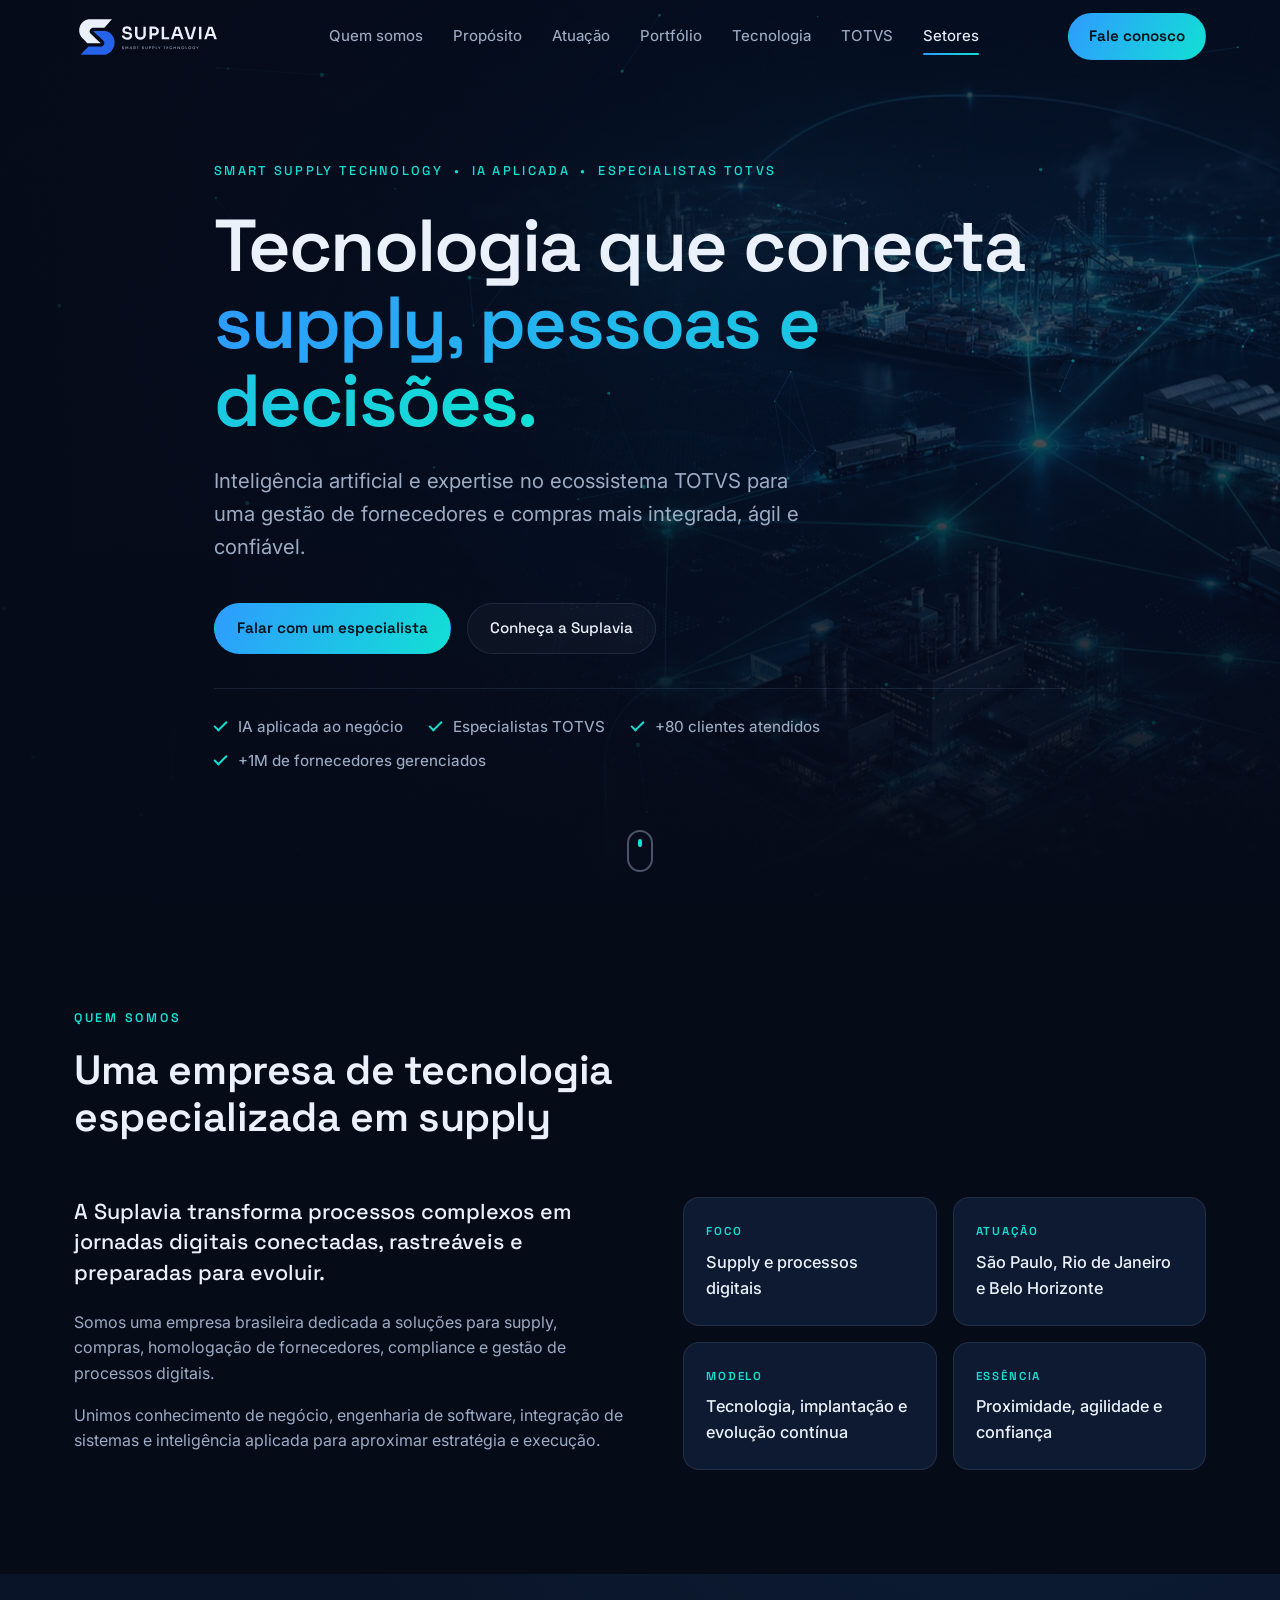
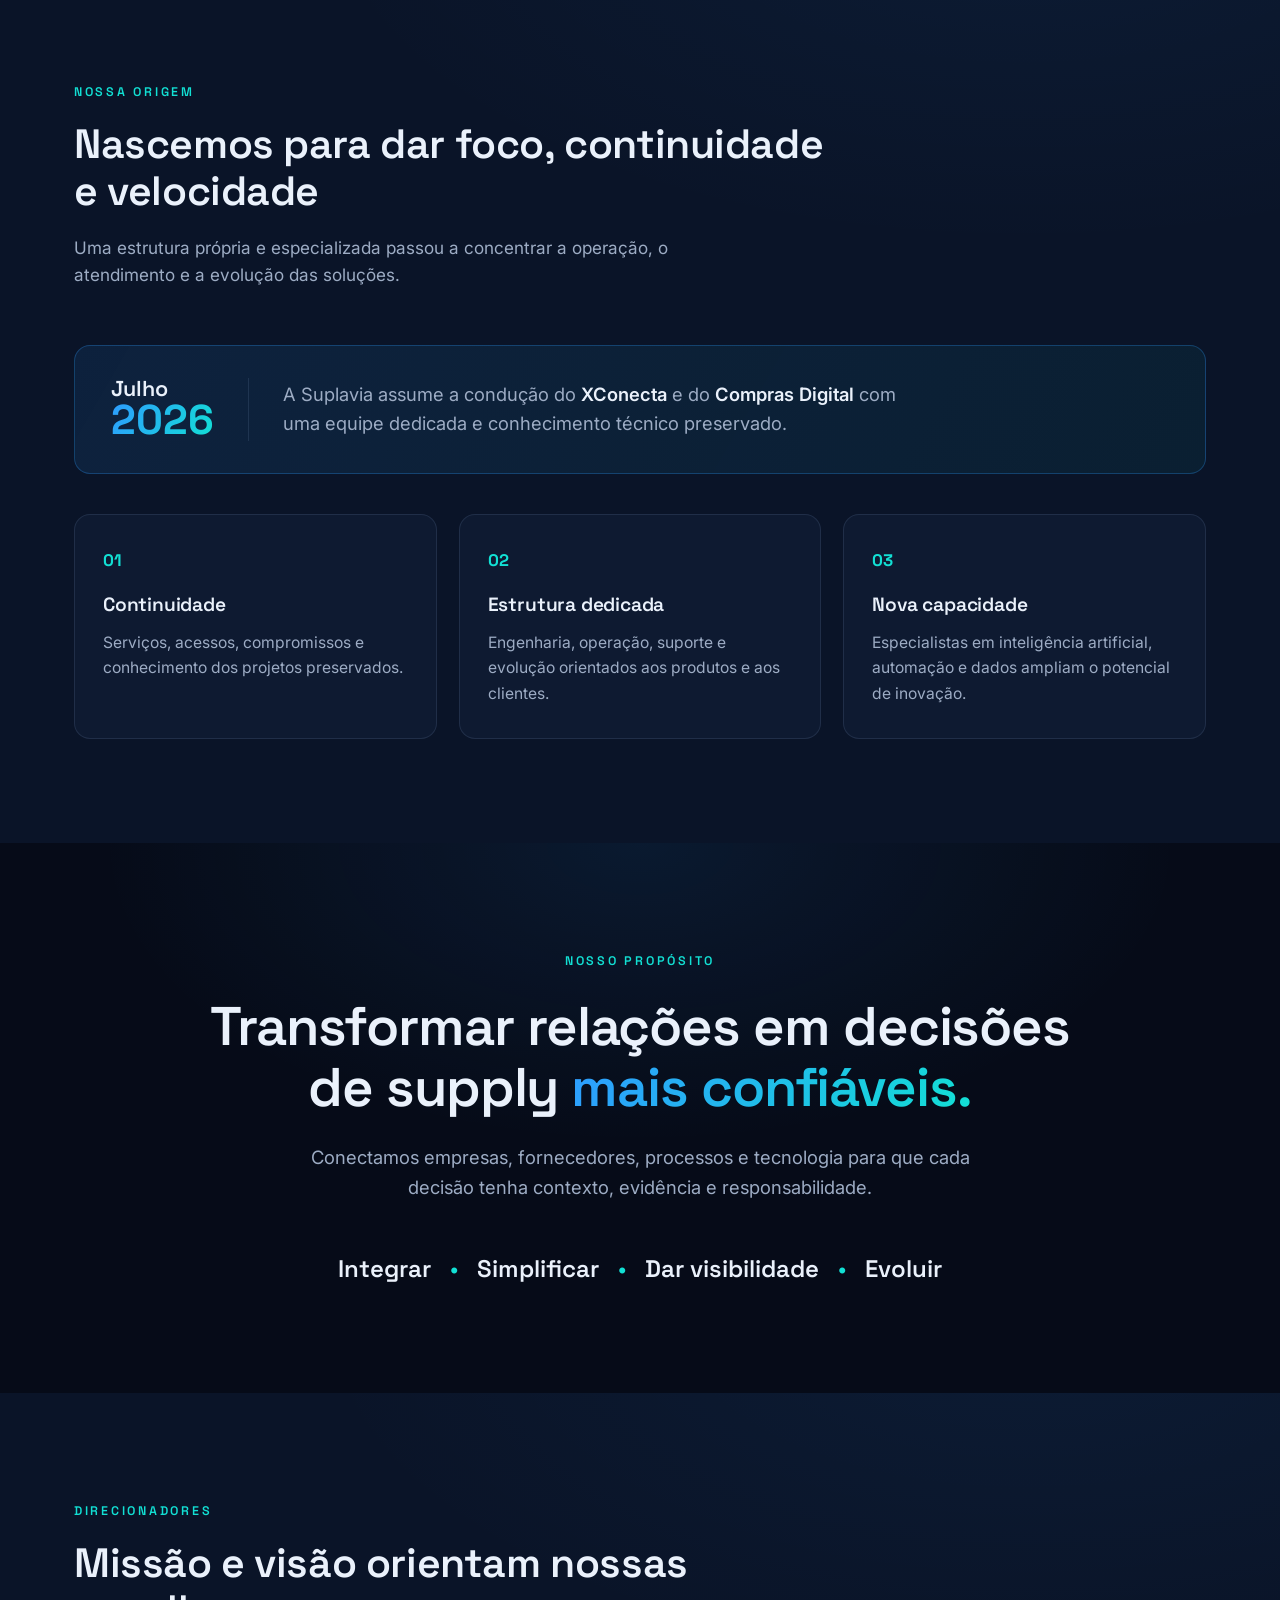
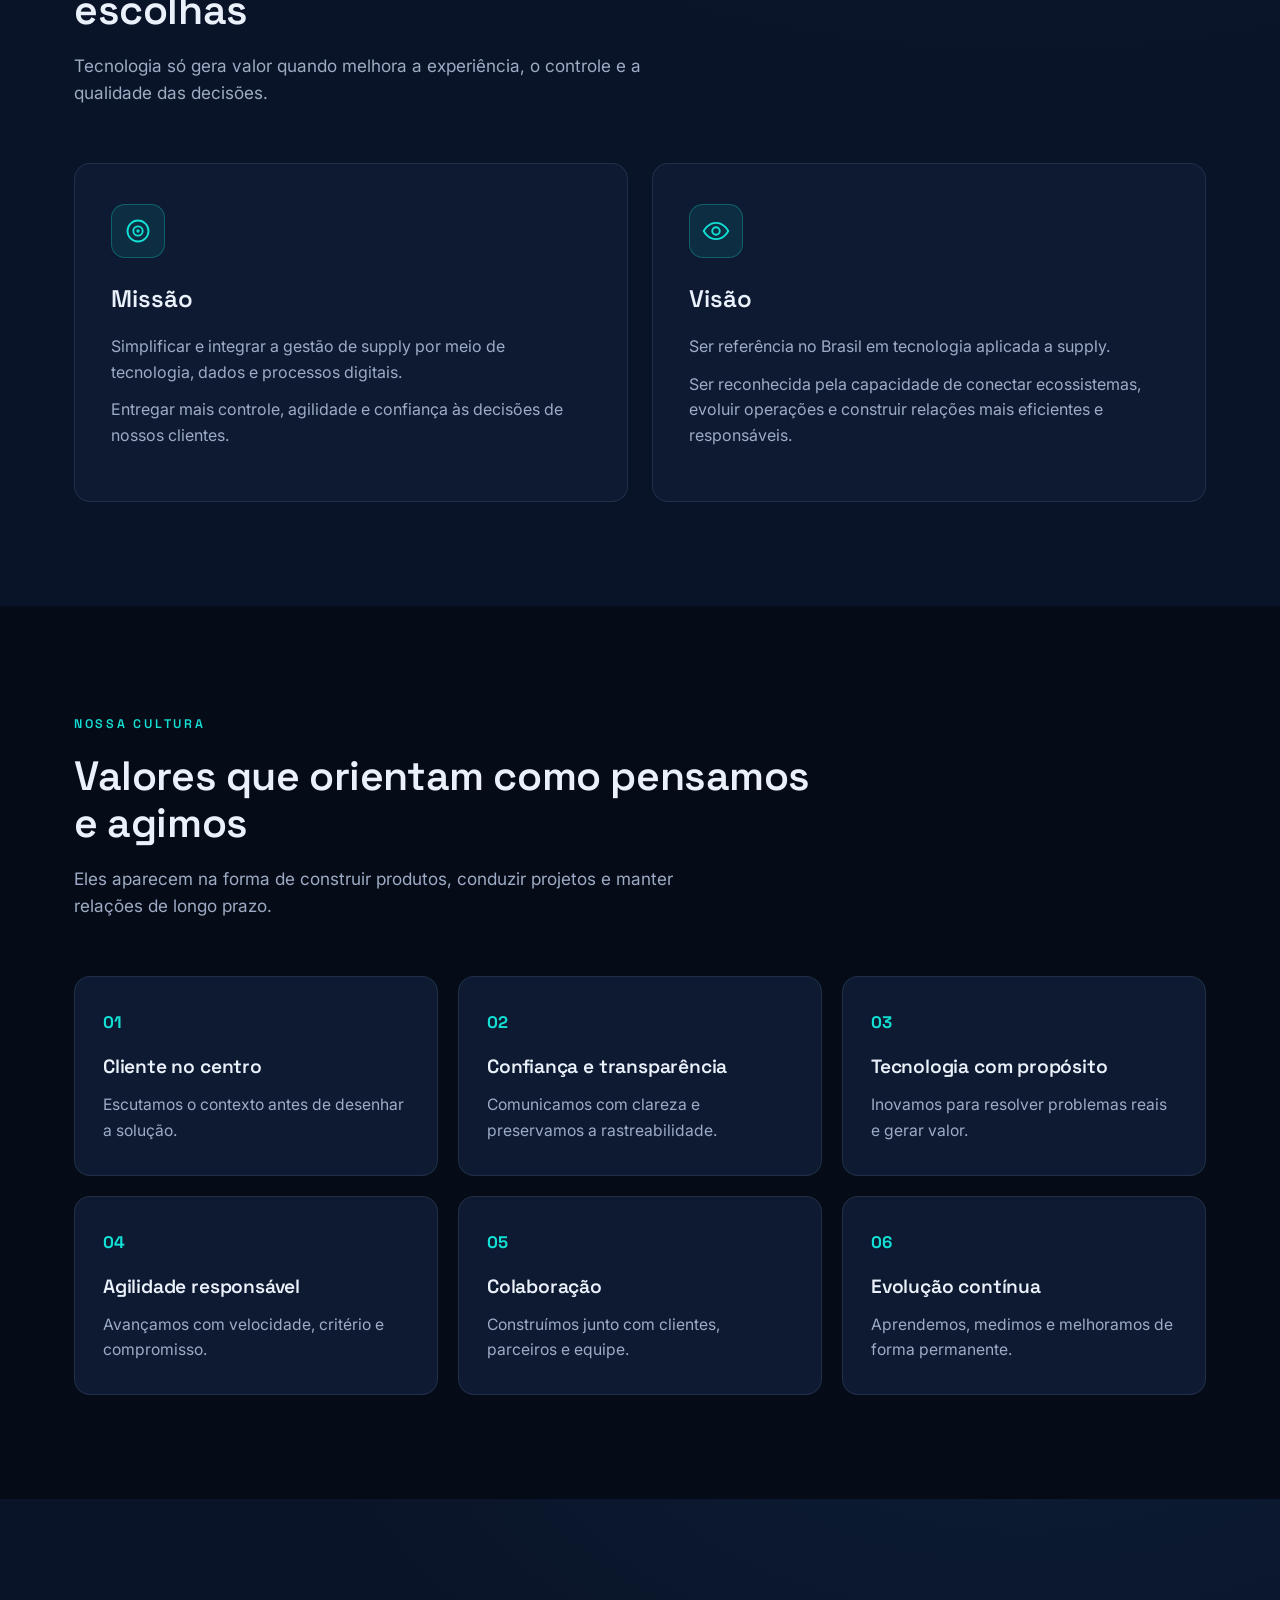
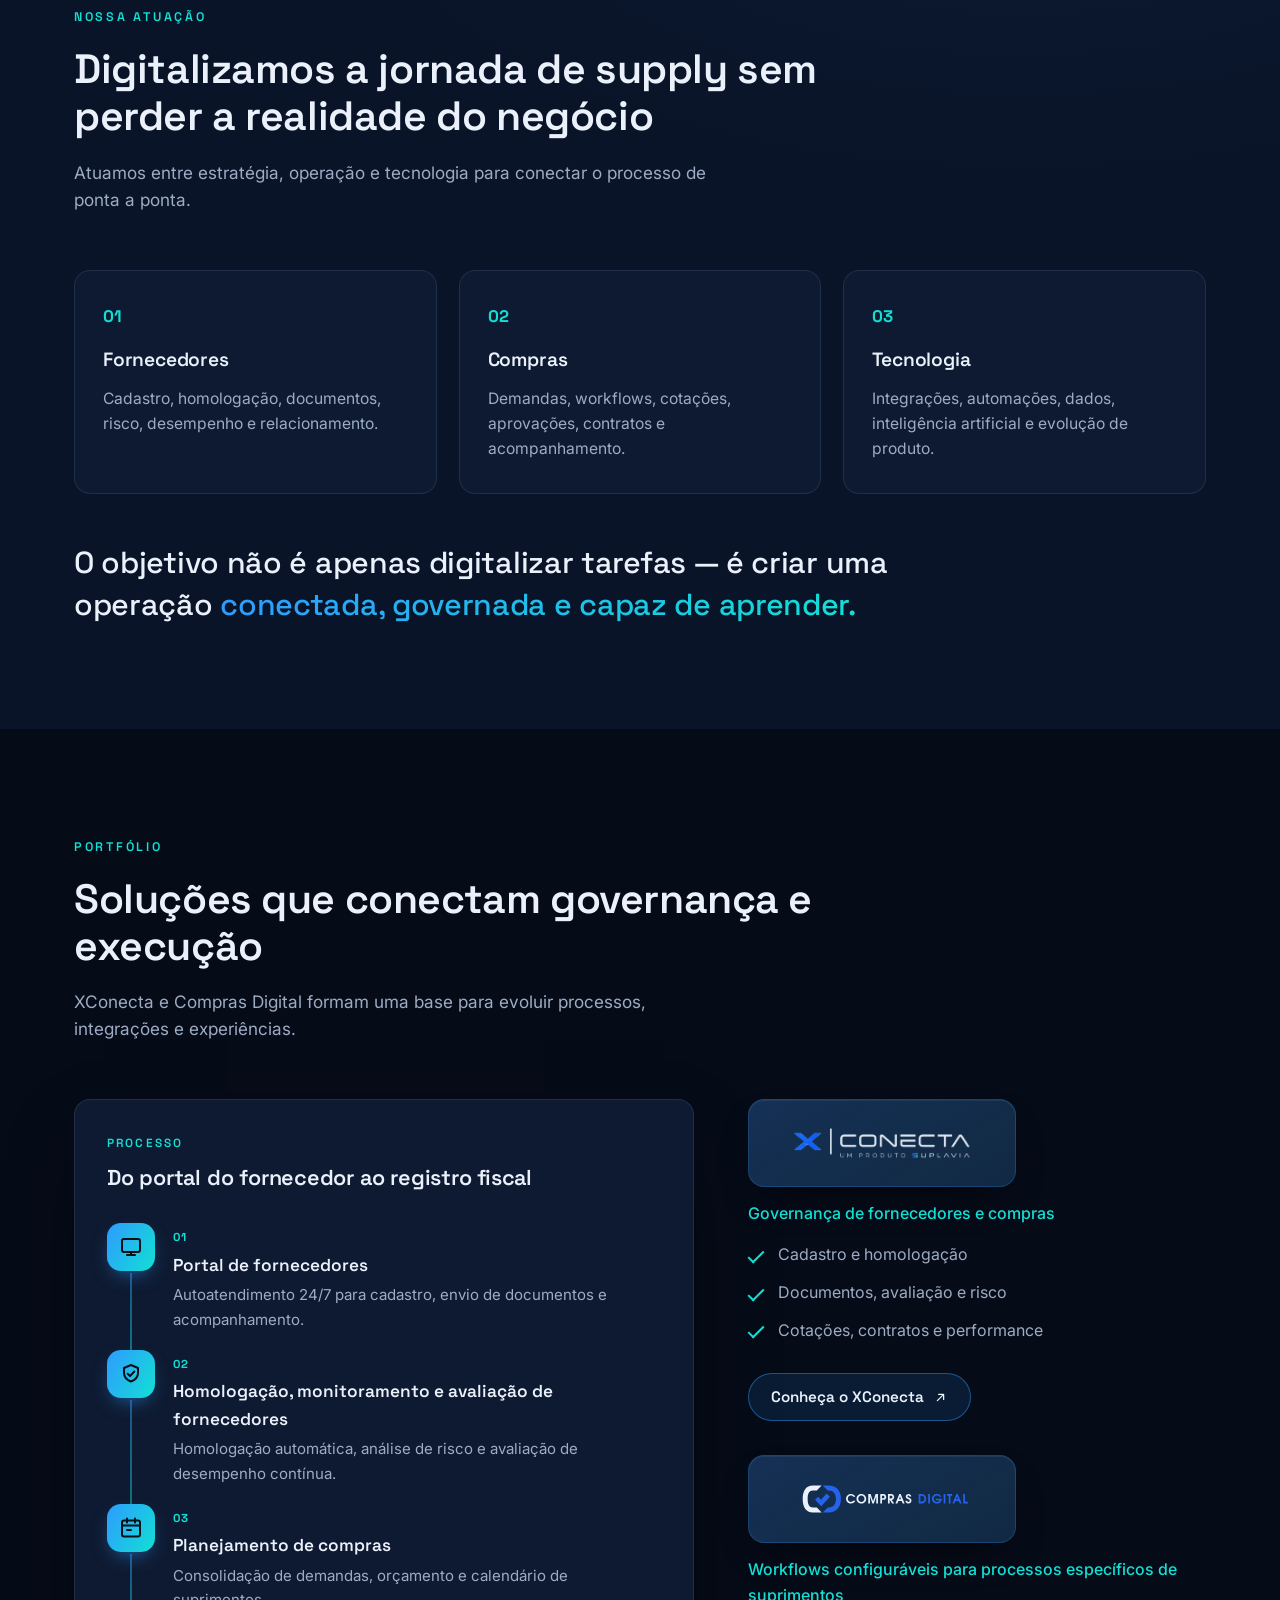
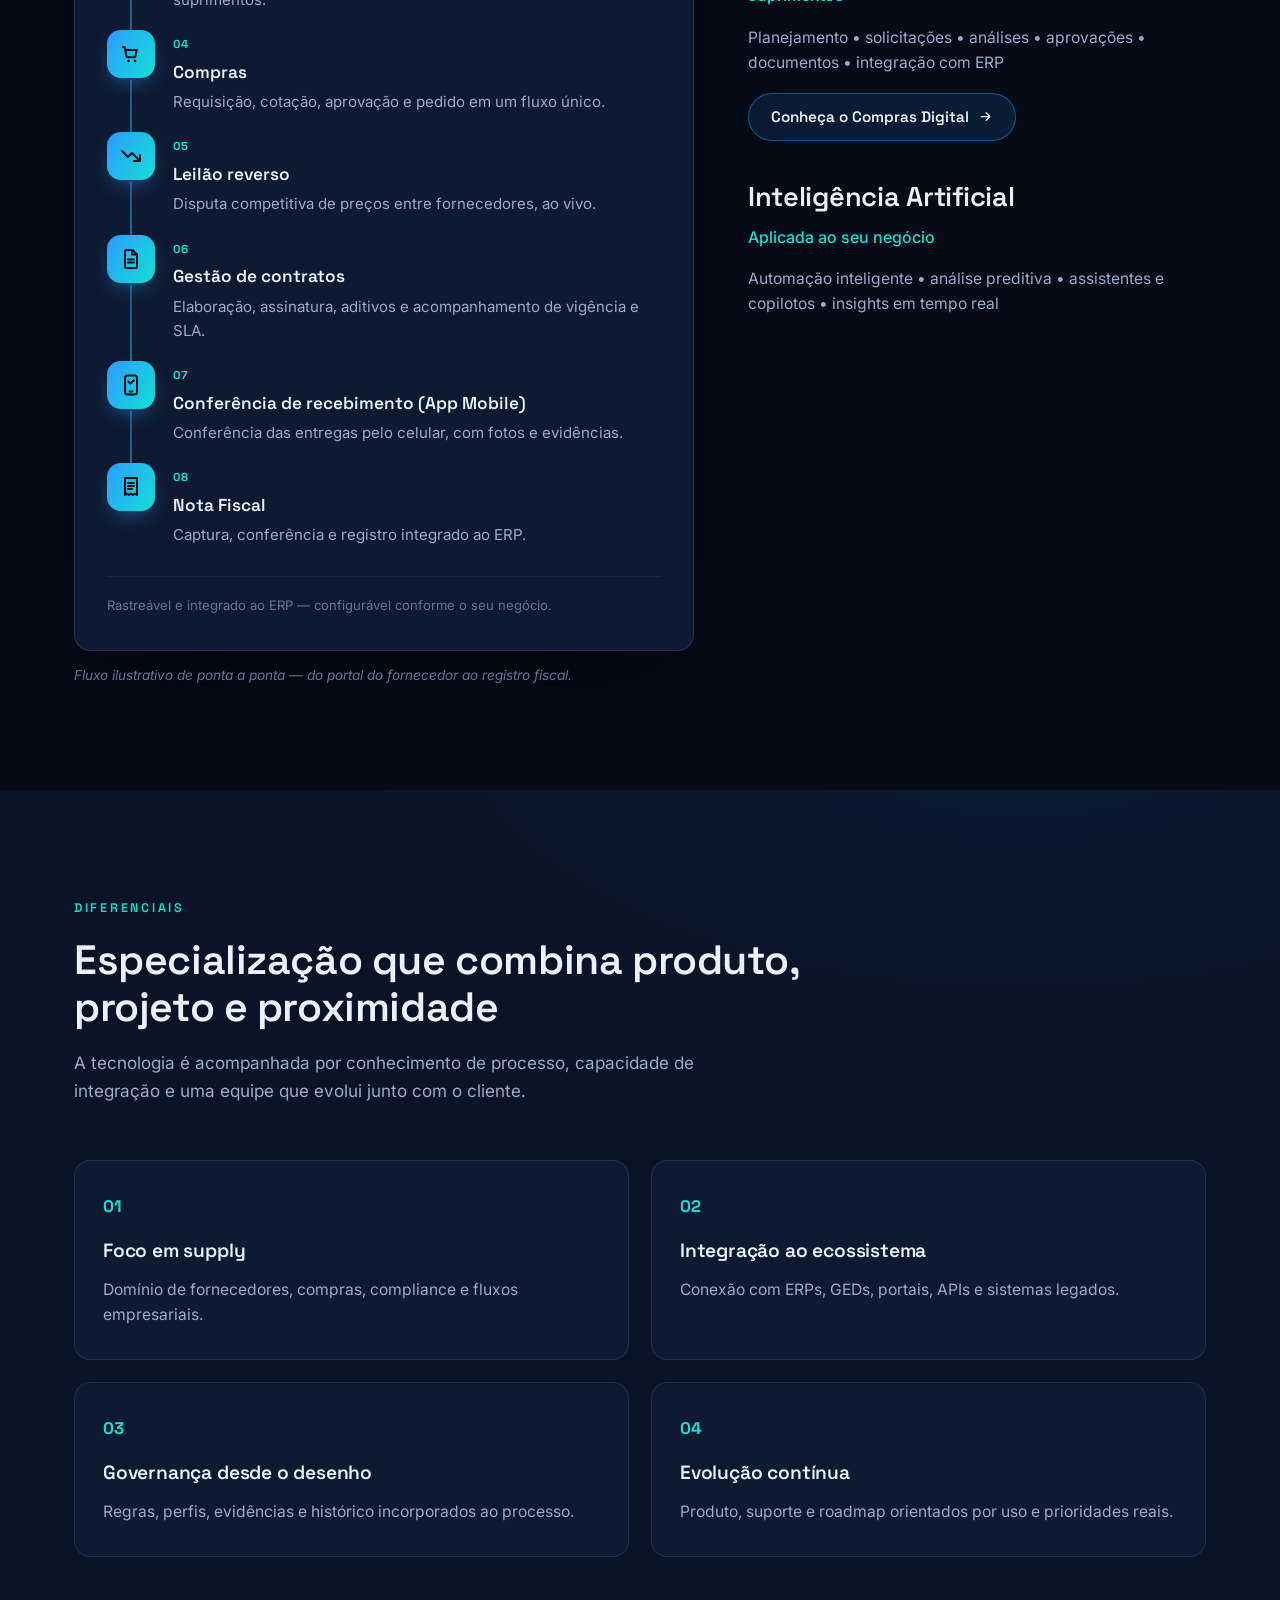
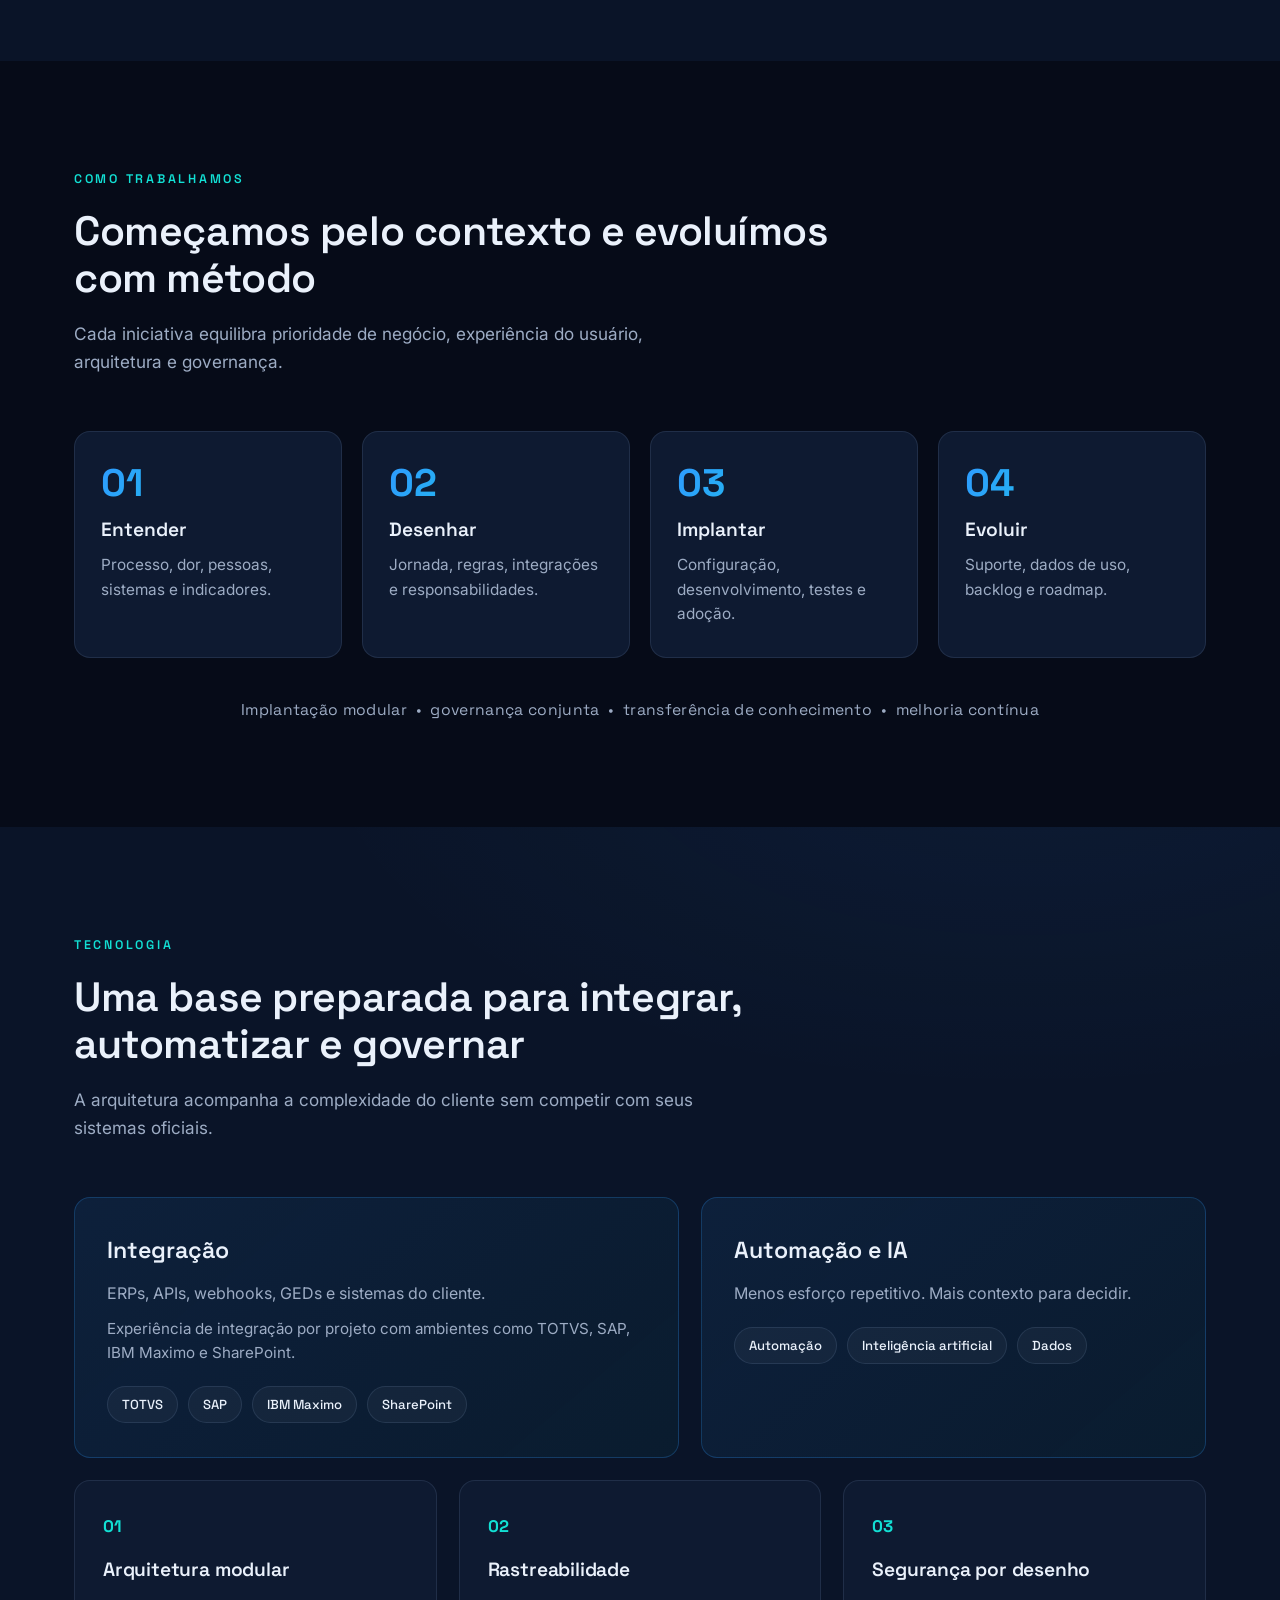
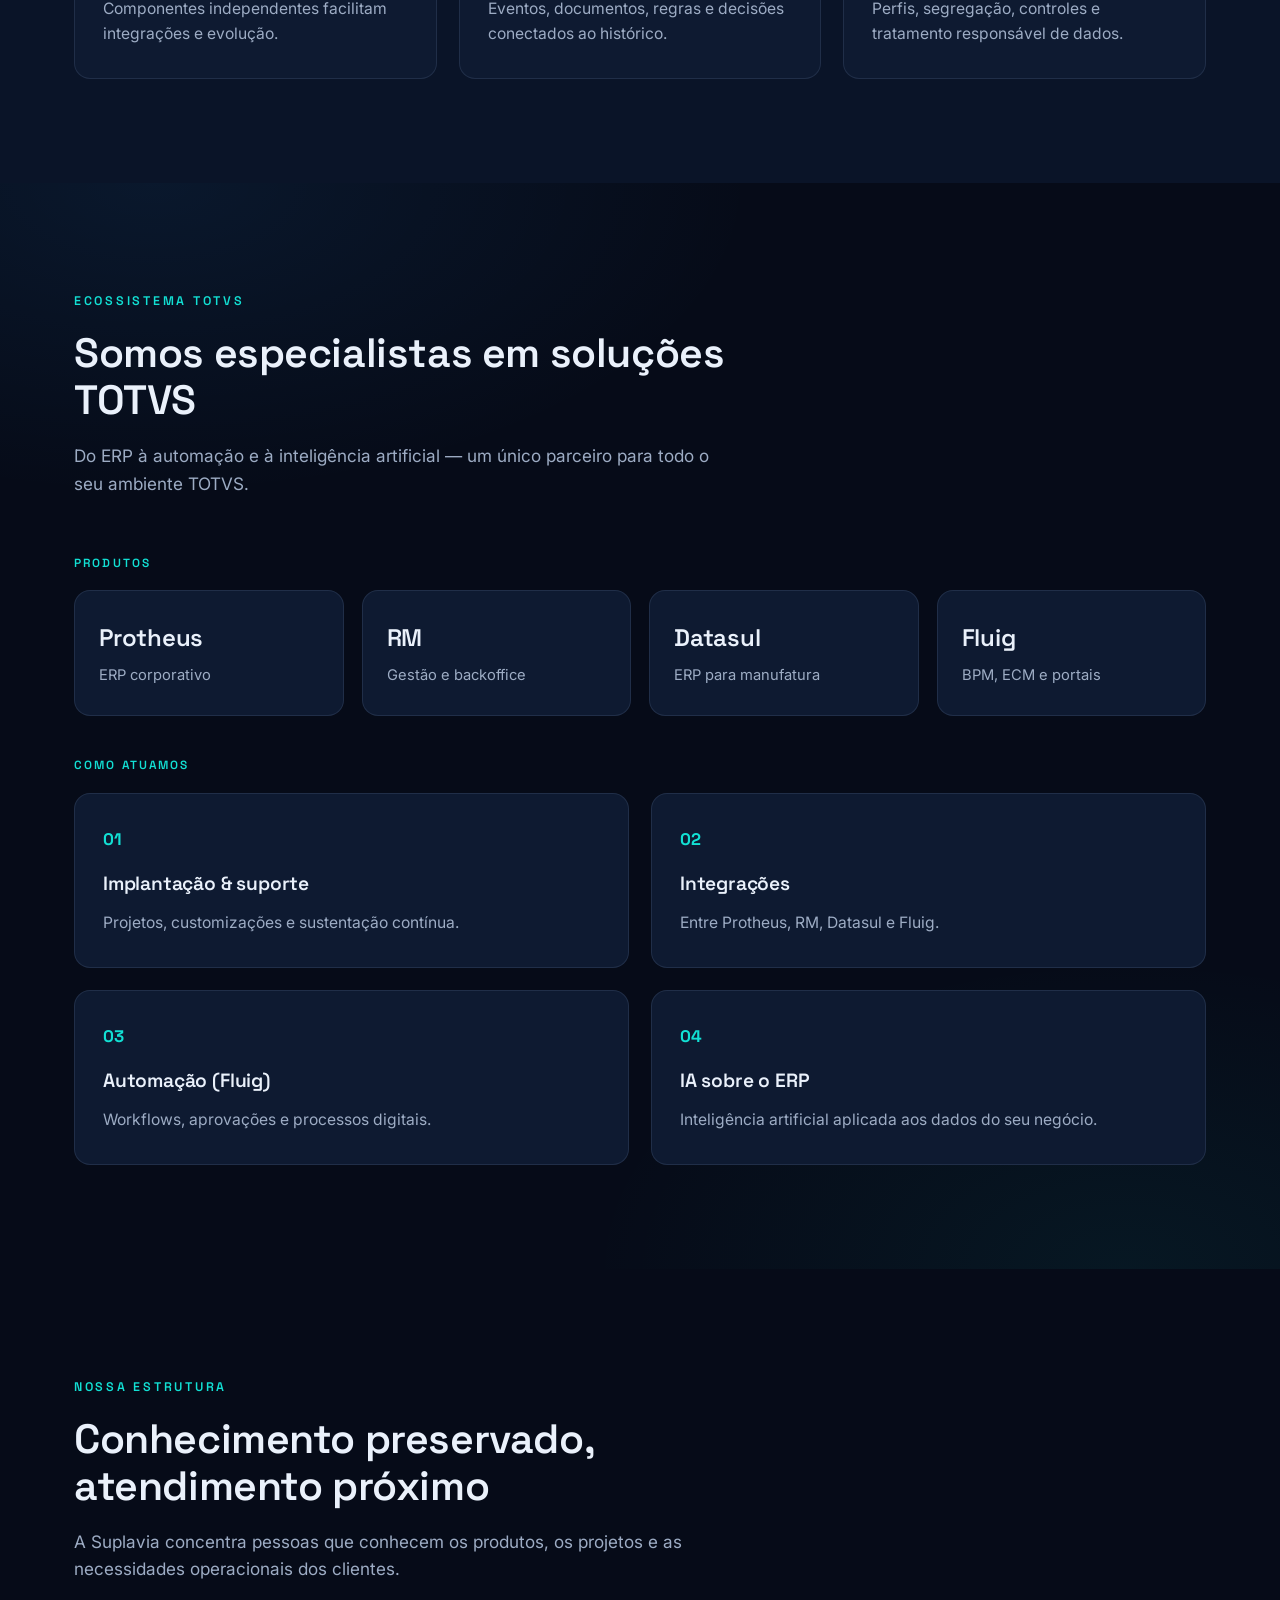
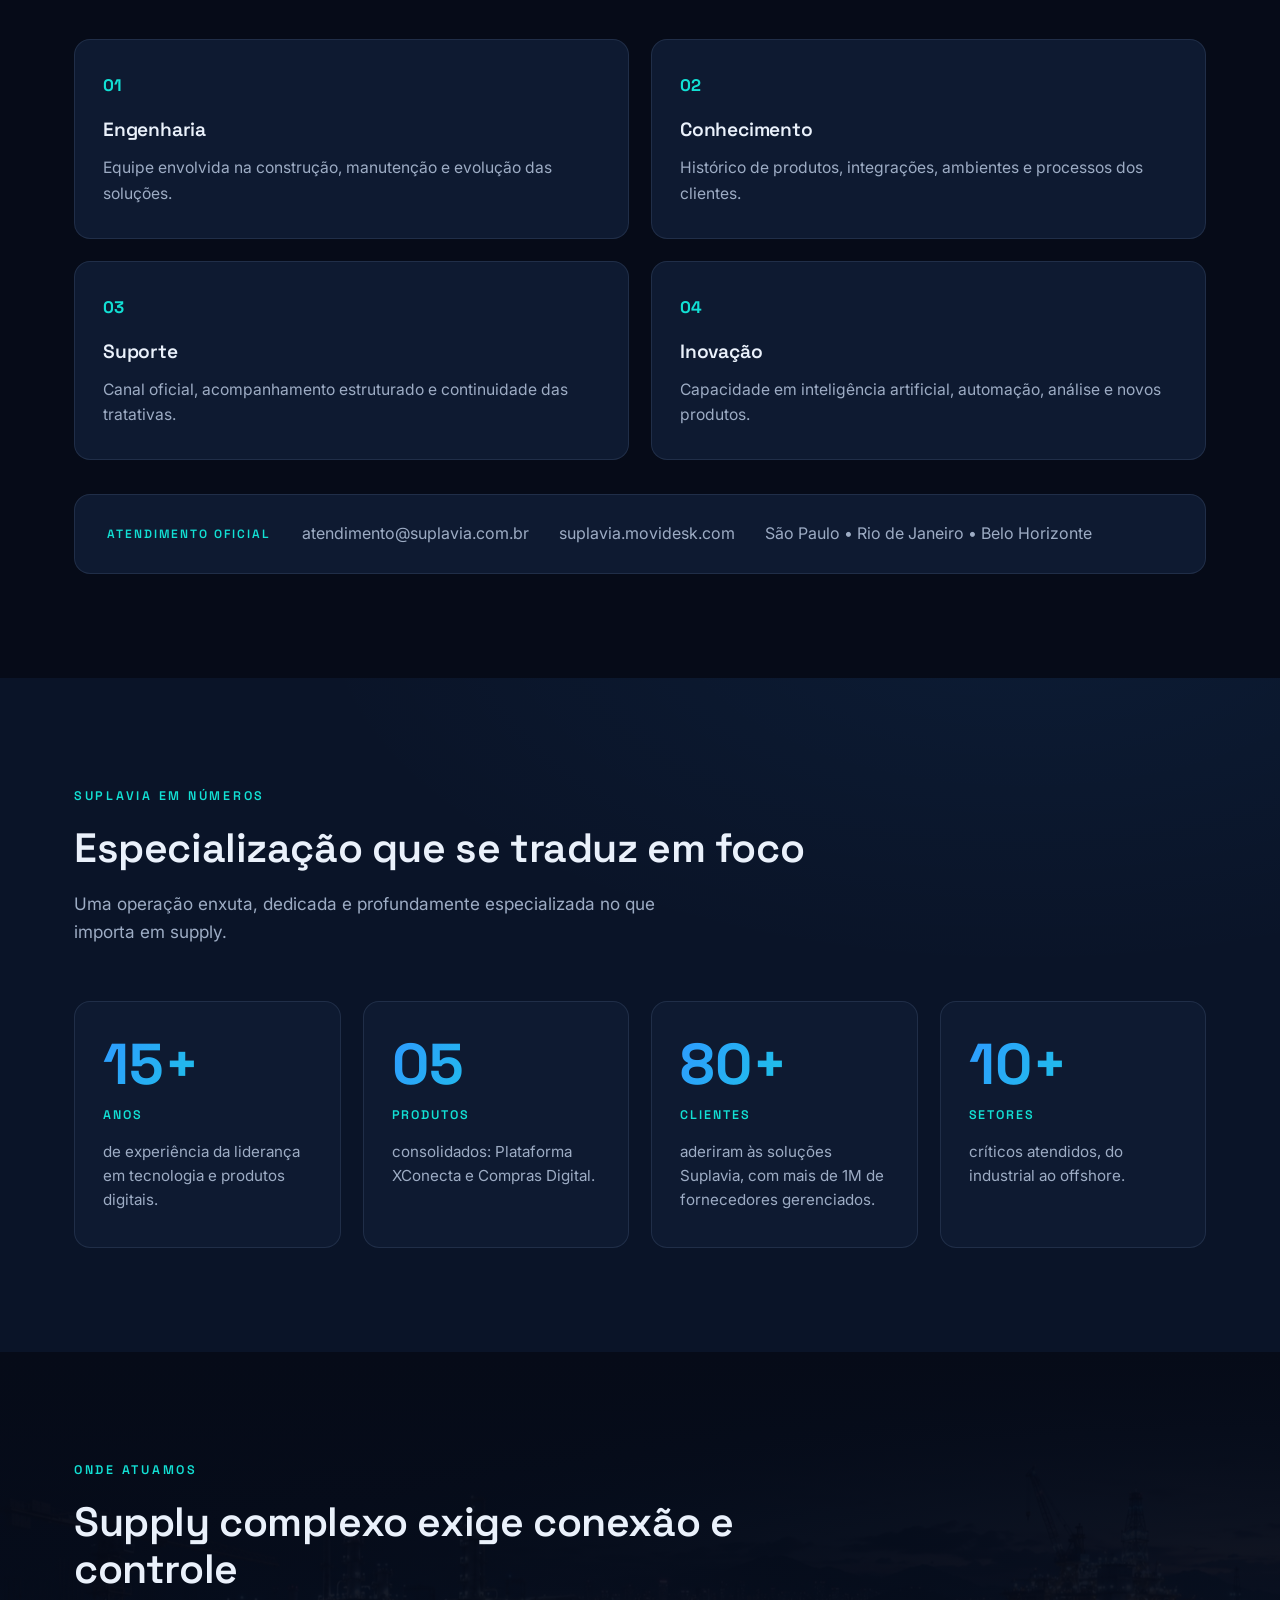
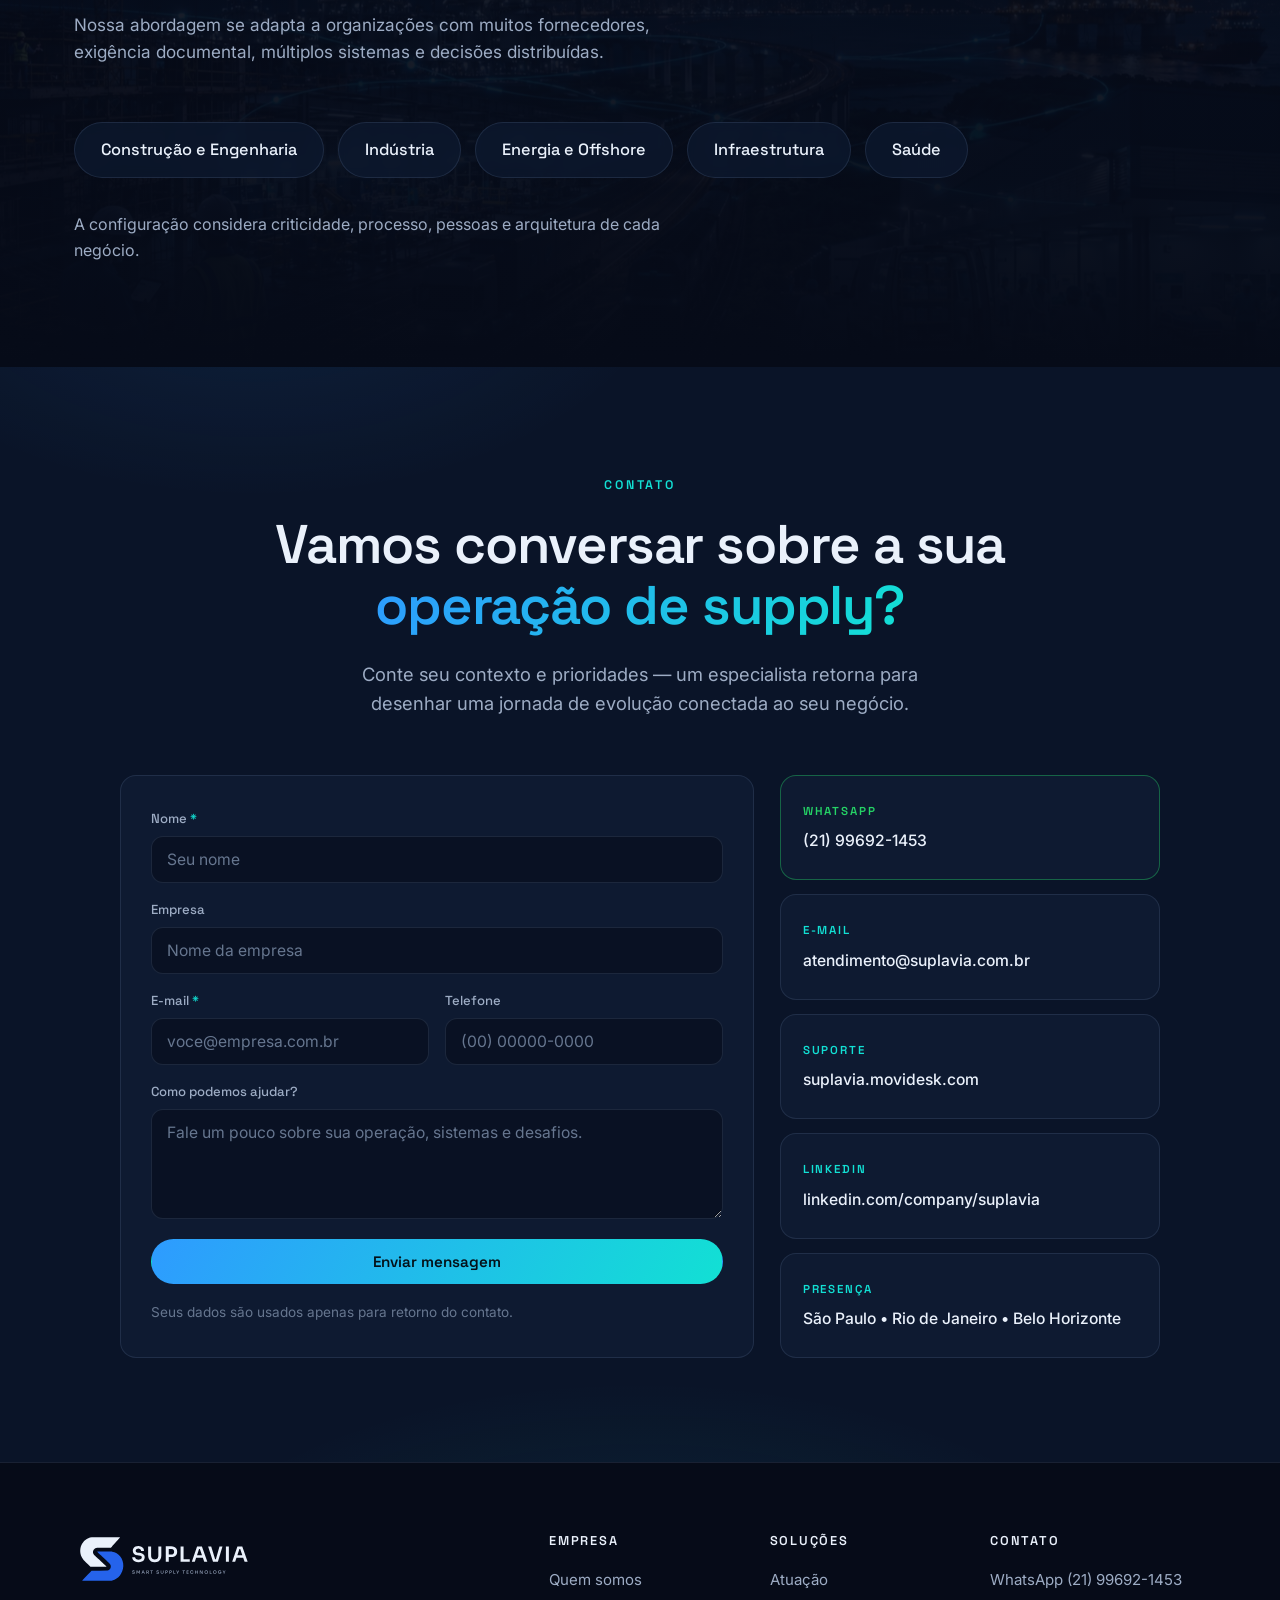
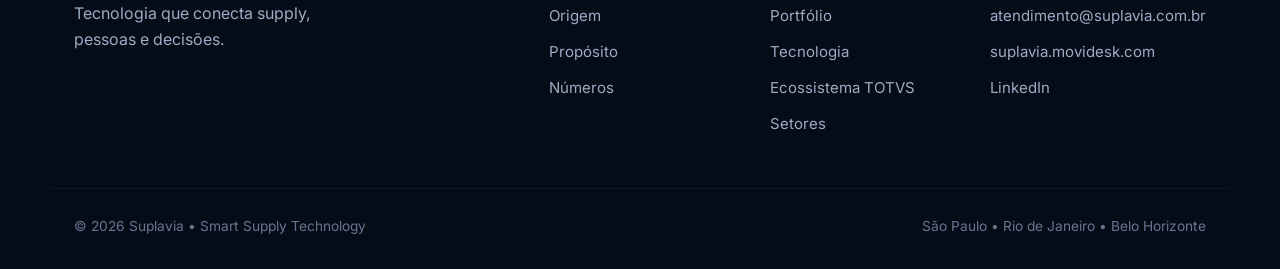
<file: index.html>
<!DOCTYPE html>
<html lang="pt-BR">
<head>
  <meta charset="UTF-8" />
  <meta name="viewport" content="width=device-width, initial-scale=1.0" />
  <title>Suplavia — Tecnologia e IA para supply | Especialistas TOTVS</title>
  <meta name="description" content="Suplavia: tecnologia e inteligência artificial para supply, compras e homologação de fornecedores. Especialistas no ecossistema TOTVS (Protheus, RM, Datasul e Fluig). Mais de 1M de fornecedores gerenciados." />
  <meta name="keywords" content="supply, compras, homologação de fornecedores, inteligência artificial, IA, TOTVS, Protheus, RM, Datasul, Fluig, XConecta, Compras Digital, ERP" />
  <meta name="robots" content="index, follow" />
  <meta name="theme-color" content="#060B18" />
  <meta name="author" content="Suplavia — Smart Supply Technology" />

  <!-- Open Graph -->
  <meta property="og:type" content="website" />
  <meta property="og:site_name" content="Suplavia" />
  <meta property="og:title" content="Suplavia — Tecnologia e IA para supply | Especialistas TOTVS" />
  <meta property="og:description" content="Inteligência artificial e expertise TOTVS para transformar sua gestão de fornecedores e compras. Mais de 1M de fornecedores gerenciados." />
  <meta property="og:locale" content="pt_BR" />
  <meta property="og:url" content="https://www.suplavia.com.br" />
  <meta property="og:image" content="https://www.suplavia.com.br/assets/hero-network.jpg" />
  <meta name="twitter:card" content="summary_large_image" />
  <meta name="twitter:title" content="Suplavia — Tecnologia e IA para supply | Especialistas TOTVS" />
  <meta name="twitter:description" content="Inteligência artificial e expertise TOTVS para supply, compras e homologação de fornecedores." />
  <meta name="twitter:image" content="https://www.suplavia.com.br/assets/hero-network.jpg" />

  <link rel="icon" type="image/png" href="assets/favicon.png" />
  <link rel="apple-touch-icon" href="assets/favicon.png" />
  <link rel="manifest" href="site.webmanifest" />
  <link rel="canonical" href="https://www.suplavia.com.br" />

  <!-- Preload do fundo do hero (melhora LCP) -->
  <link rel="preload" as="image" href="assets/hero-network.jpg" />

  <!-- Dados estruturados (SEO / rich results) -->
  <script type="application/ld+json">
  {
    "@context": "https://schema.org",
    "@type": "Organization",
    "name": "Suplavia",
    "legalName": "Suplavia — Smart Supply Technology",
    "url": "https://www.suplavia.com.br",
    "logo": "https://www.suplavia.com.br/assets/suplavia-logo-light-bg.png",
    "description": "Tecnologia e inteligência artificial para supply, compras e homologação de fornecedores. Especialistas no ecossistema TOTVS.",
    "email": "atendimento@suplavia.com.br",
    "telephone": "+5521996921453",
    "contactPoint": {
      "@type": "ContactPoint",
      "telephone": "+5521996921453",
      "contactType": "sales",
      "areaServed": "BR",
      "availableLanguage": "Portuguese"
    },
    "sameAs": ["https://www.linkedin.com/company/suplavia"],
    "areaServed": "BR",
    "address": [
      { "@type": "PostalAddress", "addressLocality": "São Paulo", "addressRegion": "SP", "addressCountry": "BR" },
      { "@type": "PostalAddress", "addressLocality": "Rio de Janeiro", "addressRegion": "RJ", "addressCountry": "BR" },
      { "@type": "PostalAddress", "addressLocality": "Belo Horizonte", "addressRegion": "MG", "addressCountry": "BR" }
    ],
    "knowsAbout": ["Supply", "Compras", "Homologação de fornecedores", "Inteligência Artificial", "TOTVS", "Protheus", "RM", "Datasul", "Fluig"]
  }
  </script>

  <!-- Google Analytics 4 — substitua G-XXXXXXXXXX pelo seu ID de medição e descomente:
  <script async src="https://www.googletagmanager.com/gtag/js?id=G-XXXXXXXXXX"></script>
  <script>
    window.dataLayer = window.dataLayer || [];
    function gtag(){dataLayer.push(arguments);}
    gtag('js', new Date());
    gtag('config', 'G-XXXXXXXXXX');
  </script>
  -->


  <!-- Fonts -->
  <link rel="preconnect" href="https://fonts.googleapis.com" />
  <link rel="preconnect" href="https://fonts.gstatic.com" crossorigin />
  <link href="https://fonts.googleapis.com/css2?family=Space+Grotesk:wght@400;500;600;700&family=Inter:wght@400;450;500;600;700&display=swap" rel="stylesheet" />

  <link rel="stylesheet" href="styles.css" />

  <!-- Progressive enhancement: if JS is off, show all content and hide the JS-only menu -->
  <noscript>
    <style>
      .reveal { opacity: 1 !important; transform: none !important; }
      .mobile-menu { display: none !important; }
    </style>
  </noscript>
</head>
<body>

  <a class="skip-link" href="#quem-somos">Pular para o conteúdo</a>

  <!-- ============ HEADER / NAV ============ -->
  <header class="site-header" id="site-header">
    <div class="container nav-inner">
      <a href="#top" class="brand" aria-label="Suplavia — página inicial">
        <img class="brand-logo" src="assets/suplavia-logo.svg" alt="Suplavia — Smart Supply Technology" width="152" height="42" />
      </a>

      <nav class="nav-links" aria-label="Navegação principal">
        <a href="#quem-somos">Quem somos</a>
        <a href="#proposito">Propósito</a>
        <a href="#atuacao">Atuação</a>
        <a href="#portfolio">Portfólio</a>
        <a href="#tecnologia">Tecnologia</a>
        <a href="#totvs">TOTVS</a>
        <a href="#setores">Setores</a>
      </nav>

      <a href="#contato" class="btn btn-primary btn-nav">Fale conosco</a>

      <button class="nav-toggle" id="nav-toggle" aria-label="Abrir menu" aria-expanded="false" aria-controls="mobile-menu">
        <span></span><span></span><span></span>
      </button>
    </div>

    <!-- Mobile menu -->
    <div class="mobile-menu" id="mobile-menu" hidden>
      <a href="#quem-somos">Quem somos</a>
      <a href="#origem">Origem</a>
      <a href="#proposito">Propósito</a>
      <a href="#atuacao">Atuação</a>
      <a href="#portfolio">Portfólio</a>
      <a href="#tecnologia">Tecnologia</a>
      <a href="#totvs">TOTVS</a>
      <a href="#numeros">Números</a>
      <a href="#setores">Setores</a>
      <a href="#contato" class="btn btn-primary">Fale conosco</a>
    </div>
  </header>

  <main id="top">

    <!-- ============ HERO ============ -->
    <section class="hero" id="hero">
      <div class="hero-bg" aria-hidden="true">
        <img src="assets/hero-network.jpg" alt="" width="1600" height="900" fetchpriority="high" />
        <canvas id="net-canvas"></canvas>
        <div class="hero-overlay"></div>
      </div>

      <div class="container hero-content">
        <p class="eyebrow reveal">Smart Supply Technology &nbsp;•&nbsp; IA aplicada &nbsp;•&nbsp; Especialistas TOTVS</p>
        <h1 class="hero-title reveal">
          Tecnologia que conecta<br />
          <span class="grad-text">supply, pessoas e decisões.</span>
        </h1>
        <p class="hero-sub reveal">
          Inteligência artificial e expertise no ecossistema TOTVS para uma gestão
          de fornecedores e compras mais integrada, ágil e confiável.
        </p>
        <div class="hero-actions reveal">
          <a href="#contato" class="btn btn-primary">Falar com um especialista</a>
          <a href="#quem-somos" class="btn btn-ghost">Conheça a Suplavia</a>
        </div>
        <ul class="hero-trust reveal" aria-label="Destaques">
          <li>IA aplicada ao negócio</li>
          <li>Especialistas TOTVS</li>
          <li>+80 clientes atendidos</li>
          <li>+1M de fornecedores gerenciados</li>
        </ul>
      </div>

      <a href="#quem-somos" class="scroll-cue" aria-label="Rolar para a próxima seção">
        <span></span>
      </a>
    </section>

    <!-- ============ QUEM SOMOS ============ -->
    <section class="section" id="quem-somos">
      <div class="container">
        <div class="section-head reveal">
          <span class="kicker">Quem somos</span>
          <h2 class="section-title">Uma empresa de tecnologia especializada em supply</h2>
        </div>

        <div class="two-col">
          <div class="two-col-text reveal">
            <p class="lead">
              A Suplavia transforma processos complexos em jornadas digitais
              conectadas, rastreáveis e preparadas para evoluir.
            </p>
            <p>
              Somos uma empresa brasileira dedicada a soluções para supply,
              compras, homologação de fornecedores, compliance e gestão de
              processos digitais.
            </p>
            <p>
              Unimos conhecimento de negócio, engenharia de software, integração
              de sistemas e inteligência aplicada para aproximar estratégia e
              execução.
            </p>
          </div>

          <div class="fact-grid reveal">
            <div class="fact-card">
              <span class="fact-label">Foco</span>
              <span class="fact-value">Supply e processos digitais</span>
            </div>
            <div class="fact-card">
              <span class="fact-label">Atuação</span>
              <span class="fact-value">São Paulo, Rio de Janeiro e Belo Horizonte</span>
            </div>
            <div class="fact-card">
              <span class="fact-label">Modelo</span>
              <span class="fact-value">Tecnologia, implantação e evolução contínua</span>
            </div>
            <div class="fact-card">
              <span class="fact-label">Essência</span>
              <span class="fact-value">Proximidade, agilidade e confiança</span>
            </div>
          </div>
        </div>
      </div>
    </section>

    <!-- ============ NOSSA ORIGEM ============ -->
    <section class="section section-alt" id="origem">
      <div class="container">
        <div class="section-head reveal">
          <span class="kicker">Nossa origem</span>
          <h2 class="section-title">Nascemos para dar foco, continuidade e velocidade</h2>
          <p class="section-intro">
            Uma estrutura própria e especializada passou a concentrar a operação,
            o atendimento e a evolução das soluções.
          </p>
        </div>

        <div class="origin-banner reveal">
          <div class="origin-date">
            <span class="origin-day">Julho</span>
            <span class="origin-year">2026</span>
          </div>
          <p class="origin-text">
            A Suplavia assume a condução do <strong>XConecta</strong> e do
            <strong>Compras Digital</strong> com uma equipe dedicada e
            conhecimento técnico preservado.
          </p>
        </div>

        <div class="cards-3">
          <article class="pillar reveal">
            <span class="pillar-num">01</span>
            <h3>Continuidade</h3>
            <p>Serviços, acessos, compromissos e conhecimento dos projetos preservados.</p>
          </article>
          <article class="pillar reveal">
            <span class="pillar-num">02</span>
            <h3>Estrutura dedicada</h3>
            <p>Engenharia, operação, suporte e evolução orientados aos produtos e aos clientes.</p>
          </article>
          <article class="pillar reveal">
            <span class="pillar-num">03</span>
            <h3>Nova capacidade</h3>
            <p>Especialistas em inteligência artificial, automação e dados ampliam o potencial de inovação.</p>
          </article>
        </div>
      </div>
    </section>

    <!-- ============ PROPÓSITO ============ -->
    <section class="section purpose" id="proposito">
      <div class="container">
        <div class="purpose-inner reveal">
          <span class="kicker">Nosso propósito</span>
          <h2 class="purpose-statement">
            Transformar relações em decisões de supply
            <span class="grad-text">mais confiáveis.</span>
          </h2>
          <p class="purpose-sub">
            Conectamos empresas, fornecedores, processos e tecnologia para que
            cada decisão tenha contexto, evidência e responsabilidade.
          </p>
        </div>

        <div class="verbs reveal">
          <span class="verb">Integrar</span>
          <span class="verb-sep">•</span>
          <span class="verb">Simplificar</span>
          <span class="verb-sep">•</span>
          <span class="verb">Dar visibilidade</span>
          <span class="verb-sep">•</span>
          <span class="verb">Evoluir</span>
        </div>
      </div>
    </section>

    <!-- ============ MISSÃO E VISÃO ============ -->
    <section class="section section-alt" id="direcionadores">
      <div class="container">
        <div class="section-head reveal">
          <span class="kicker">Direcionadores</span>
          <h2 class="section-title">Missão e visão orientam nossas escolhas</h2>
          <p class="section-intro">
            Tecnologia só gera valor quando melhora a experiência, o controle e a
            qualidade das decisões.
          </p>
        </div>

        <div class="mv-grid">
          <article class="mv-card reveal">
            <div class="mv-icon" aria-hidden="true">
              <svg viewBox="0 0 24 24" fill="none" stroke="currentColor" stroke-width="1.6"><circle cx="12" cy="12" r="9"/><circle cx="12" cy="12" r="4"/><circle cx="12" cy="12" r="0.6" fill="currentColor"/></svg>
            </div>
            <h3>Missão</h3>
            <p>
              Simplificar e integrar a gestão de supply por meio de tecnologia,
              dados e processos digitais.
            </p>
            <p>
              Entregar mais controle, agilidade e confiança às decisões de nossos
              clientes.
            </p>
          </article>

          <article class="mv-card reveal">
            <div class="mv-icon" aria-hidden="true">
              <svg viewBox="0 0 24 24" fill="none" stroke="currentColor" stroke-width="1.6"><path d="M1.5 12S5 5 12 5s10.5 7 10.5 7-3.5 7-10.5 7S1.5 12 1.5 12Z"/><circle cx="12" cy="12" r="3.2"/></svg>
            </div>
            <h3>Visão</h3>
            <p>Ser referência no Brasil em tecnologia aplicada a supply.</p>
            <p>
              Ser reconhecida pela capacidade de conectar ecossistemas, evoluir
              operações e construir relações mais eficientes e responsáveis.
            </p>
          </article>
        </div>
      </div>
    </section>

    <!-- ============ CULTURA ============ -->
    <section class="section" id="cultura">
      <div class="container">
        <div class="section-head reveal">
          <span class="kicker">Nossa cultura</span>
          <h2 class="section-title">Valores que orientam como pensamos e agimos</h2>
          <p class="section-intro">
            Eles aparecem na forma de construir produtos, conduzir projetos e
            manter relações de longo prazo.
          </p>
        </div>

        <div class="values-grid">
          <article class="value reveal"><span class="value-num">01</span><h3>Cliente no centro</h3><p>Escutamos o contexto antes de desenhar a solução.</p></article>
          <article class="value reveal"><span class="value-num">02</span><h3>Confiança e transparência</h3><p>Comunicamos com clareza e preservamos a rastreabilidade.</p></article>
          <article class="value reveal"><span class="value-num">03</span><h3>Tecnologia com propósito</h3><p>Inovamos para resolver problemas reais e gerar valor.</p></article>
          <article class="value reveal"><span class="value-num">04</span><h3>Agilidade responsável</h3><p>Avançamos com velocidade, critério e compromisso.</p></article>
          <article class="value reveal"><span class="value-num">05</span><h3>Colaboração</h3><p>Construímos junto com clientes, parceiros e equipe.</p></article>
          <article class="value reveal"><span class="value-num">06</span><h3>Evolução contínua</h3><p>Aprendemos, medimos e melhoramos de forma permanente.</p></article>
        </div>
      </div>
    </section>

    <!-- ============ ATUAÇÃO ============ -->
    <section class="section section-alt" id="atuacao">
      <div class="container">
        <div class="section-head reveal">
          <span class="kicker">Nossa atuação</span>
          <h2 class="section-title">Digitalizamos a jornada de supply sem perder a realidade do negócio</h2>
          <p class="section-intro">
            Atuamos entre estratégia, operação e tecnologia para conectar o
            processo de ponta a ponta.
          </p>
        </div>

        <div class="cards-3">
          <article class="scope-card reveal">
            <span class="scope-num">01</span>
            <h3>Fornecedores</h3>
            <p>Cadastro, homologação, documentos, risco, desempenho e relacionamento.</p>
          </article>
          <article class="scope-card reveal">
            <span class="scope-num">02</span>
            <h3>Compras</h3>
            <p>Demandas, workflows, cotações, aprovações, contratos e acompanhamento.</p>
          </article>
          <article class="scope-card reveal">
            <span class="scope-num">03</span>
            <h3>Tecnologia</h3>
            <p>Integrações, automações, dados, inteligência artificial e evolução de produto.</p>
          </article>
        </div>

        <p class="pullquote reveal">
          O objetivo não é apenas digitalizar tarefas — é criar uma operação
          <span class="grad-text">conectada, governada e capaz de aprender.</span>
        </p>
      </div>
    </section>

    <!-- ============ PORTFÓLIO ============ -->
    <section class="section" id="portfolio">
      <div class="container">
        <div class="section-head reveal">
          <span class="kicker">Portfólio</span>
          <h2 class="section-title">Soluções que conectam governança e execução</h2>
          <p class="section-intro">
            XConecta e Compras Digital formam uma base para evoluir processos,
            integrações e experiências.
          </p>
        </div>

        <div class="product">
          <div class="product-media reveal">
            <figure class="process-figure">
              <div class="process-card">
                <span class="process-kicker">Processo</span>
                <h3 class="process-title">Do portal do fornecedor ao registro fiscal</h3>
                <ol class="process-flow">
                  <li class="pstep">
                    <span class="pstep-badge" aria-hidden="true">
                      <svg viewBox="0 0 24 24" fill="none" stroke="currentColor" stroke-width="2" stroke-linecap="round" stroke-linejoin="round"><rect x="3" y="4" width="18" height="13" rx="2"/><path d="M8 20h8M12 17v3"/></svg>
                    </span>
                    <div class="pstep-text">
                      <span class="pstep-num">01</span>
                      <h4>Portal de fornecedores</h4>
                      <p>Autoatendimento 24/7 para cadastro, envio de documentos e acompanhamento.</p>
                    </div>
                  </li>
                  <li class="pstep">
                    <span class="pstep-badge" aria-hidden="true">
                      <svg viewBox="0 0 24 24" fill="none" stroke="currentColor" stroke-width="2" stroke-linecap="round" stroke-linejoin="round"><path d="M12 3 l7 3 v5 c0 4.5 -3 7 -7 8.5 c-4 -1.5 -7 -4 -7 -8.5 v-5 Z"/><path d="M8.7 11.8 l2.3 2.3 l4.3 -4.6"/></svg>
                    </span>
                    <div class="pstep-text">
                      <span class="pstep-num">02</span>
                      <h4>Homologação, monitoramento e avaliação de fornecedores</h4>
                      <p>Homologação automática, análise de risco e avaliação de desempenho contínua.</p>
                    </div>
                  </li>
                  <li class="pstep">
                    <span class="pstep-badge" aria-hidden="true">
                      <svg viewBox="0 0 24 24" fill="none" stroke="currentColor" stroke-width="2" stroke-linecap="round" stroke-linejoin="round"><rect x="3" y="4.5" width="18" height="16" rx="2"/><path d="M3 9.5h18M8 2.5v4M16 2.5v4M8 14h4"/></svg>
                    </span>
                    <div class="pstep-text">
                      <span class="pstep-num">03</span>
                      <h4>Planejamento de compras</h4>
                      <p>Consolidação de demandas, orçamento e calendário de suprimentos.</p>
                    </div>
                  </li>
                  <li class="pstep">
                    <span class="pstep-badge" aria-hidden="true">
                      <svg viewBox="0 0 24 24" fill="none" stroke="currentColor" stroke-width="2" stroke-linecap="round" stroke-linejoin="round"><path d="M4 5 h1.6 l1.8 9.4 a1 1 0 0 0 1 .8 h7 a1 1 0 0 0 1 -.8 l1.3 -6.4 H7"/><circle cx="9.5" cy="19" r="1.3" fill="currentColor" stroke="none"/><circle cx="16" cy="19" r="1.3" fill="currentColor" stroke="none"/></svg>
                    </span>
                    <div class="pstep-text">
                      <span class="pstep-num">04</span>
                      <h4>Compras</h4>
                      <p>Requisição, cotação, aprovação e pedido em um fluxo único.</p>
                    </div>
                  </li>
                  <li class="pstep">
                    <span class="pstep-badge" aria-hidden="true">
                      <svg viewBox="0 0 24 24" fill="none" stroke="currentColor" stroke-width="2" stroke-linecap="round" stroke-linejoin="round"><path d="M3 7l6 6 4-4 8 8"/><path d="M15 17h6v-6"/></svg>
                    </span>
                    <div class="pstep-text">
                      <span class="pstep-num">05</span>
                      <h4>Leilão reverso</h4>
                      <p>Disputa competitiva de preços entre fornecedores, ao vivo.</p>
                    </div>
                  </li>
                  <li class="pstep">
                    <span class="pstep-badge" aria-hidden="true">
                      <svg viewBox="0 0 24 24" fill="none" stroke="currentColor" stroke-width="2" stroke-linecap="round" stroke-linejoin="round"><path d="M7 3 h6.5 L18 7.5 V20 a1 1 0 0 1 -1 1 H7 a1 1 0 0 1 -1 -1 V4 a1 1 0 0 1 1 -1 Z"/><path d="M13 3 v4.5 h4.5"/><path d="M9 12.5 h6 M9 15.5 h6"/></svg>
                    </span>
                    <div class="pstep-text">
                      <span class="pstep-num">06</span>
                      <h4>Gestão de contratos</h4>
                      <p>Elaboração, assinatura, aditivos e acompanhamento de vigência e SLA.</p>
                    </div>
                  </li>
                  <li class="pstep">
                    <span class="pstep-badge" aria-hidden="true">
                      <svg viewBox="0 0 24 24" fill="none" stroke="currentColor" stroke-width="2" stroke-linecap="round" stroke-linejoin="round"><rect x="6" y="2.5" width="12" height="19" rx="2.5"/><path d="M10.5 18.5h3"/><path d="M9.4 8.6l2 2 3.4-3.4"/></svg>
                    </span>
                    <div class="pstep-text">
                      <span class="pstep-num">07</span>
                      <h4>Conferência de recebimento (App Mobile)</h4>
                      <p>Conferência das entregas pelo celular, com fotos e evidências.</p>
                    </div>
                  </li>
                  <li class="pstep">
                    <span class="pstep-badge" aria-hidden="true">
                      <svg viewBox="0 0 24 24" fill="none" stroke="currentColor" stroke-width="2" stroke-linecap="round" stroke-linejoin="round"><path d="M6 3 h12 v17 l-2 -1.4 -2 1.4 -2 -1.4 -2 1.4 -2 -1.4 -2 1.4 Z"/><path d="M9 8 h6 M9 11 h6 M9 14 h4"/></svg>
                    </span>
                    <div class="pstep-text">
                      <span class="pstep-num">08</span>
                      <h4>Nota Fiscal</h4>
                      <p>Captura, conferência e registro integrado ao ERP.</p>
                    </div>
                  </li>
                </ol>
                <p class="process-foot">Rastreável e integrado ao ERP — configurável conforme o seu negócio.</p>
              </div>
            </figure>
            <p class="caption">Fluxo ilustrativo de ponta a ponta — do portal do fornecedor ao registro fiscal.</p>
          </div>

          <div class="product-info reveal">
            <div class="product-block">
              <h3 class="product-name product-name--logo">
                <a class="logo-plate logo-plate--xconecta" href="https://www.xconecta.com.br" target="_blank" rel="noopener" aria-label="Conheça o XConecta — site exclusivo"><img src="assets/xconecta-logo.png" alt="XConecta — um produto Suplavia" /></a>
              </h3>
              <p class="product-tag">Governança de fornecedores e compras</p>
              <ul class="ticks">
                <li>Cadastro e homologação</li>
                <li>Documentos, avaliação e risco</li>
                <li>Cotações, contratos e performance</li>
              </ul>
              <a href="https://www.xconecta.com.br" target="_blank" rel="noopener" class="product-cta">
                Conheça o XConecta
                <svg viewBox="0 0 24 24" fill="none" stroke="currentColor" stroke-width="2" stroke-linecap="round" stroke-linejoin="round" aria-hidden="true"><path d="M7 17 17 7M9 7h8v8"/></svg>
              </a>
            </div>

            <div class="product-block">
              <h3 class="product-name product-name--logo">
                <a class="logo-plate logo-plate--compras" href="compras-digital.html" aria-label="Conheça o Compras Digital"><img src="assets/compras-digital-logo.svg" alt="Compras Digital" /></a>
              </h3>
              <p class="product-tag">Workflows configuráveis para processos específicos de suprimentos</p>
              <p class="product-flow">
                Planejamento • solicitações • análises • aprovações • documentos •
                integração com ERP
              </p>
              <a href="compras-digital.html" class="product-cta">
                Conheça o Compras Digital
                <svg viewBox="0 0 24 24" fill="none" stroke="currentColor" stroke-width="2" stroke-linecap="round" stroke-linejoin="round" aria-hidden="true"><path d="M5 12h14M13 6l6 6-6 6"/></svg>
              </a>
            </div>

            <div class="product-block">
              <h3 class="product-name">Inteligência Artificial</h3>
              <p class="product-tag">Aplicada ao seu negócio</p>
              <p class="product-flow">
                Automação inteligente • análise preditiva • assistentes e
                copilotos • insights em tempo real
              </p>
            </div>
          </div>
        </div>
      </div>
    </section>

    <!-- ============ DIFERENCIAIS ============ -->
    <section class="section section-alt" id="diferenciais">
      <div class="container">
        <div class="section-head reveal">
          <span class="kicker">Diferenciais</span>
          <h2 class="section-title">Especialização que combina produto, projeto e proximidade</h2>
          <p class="section-intro">
            A tecnologia é acompanhada por conhecimento de processo, capacidade de
            integração e uma equipe que evolui junto com o cliente.
          </p>
        </div>

        <div class="cards-2x2">
          <article class="diff reveal">
            <span class="diff-num">01</span>
            <h3>Foco em supply</h3>
            <p>Domínio de fornecedores, compras, compliance e fluxos empresariais.</p>
          </article>
          <article class="diff reveal">
            <span class="diff-num">02</span>
            <h3>Integração ao ecossistema</h3>
            <p>Conexão com ERPs, GEDs, portais, APIs e sistemas legados.</p>
          </article>
          <article class="diff reveal">
            <span class="diff-num">03</span>
            <h3>Governança desde o desenho</h3>
            <p>Regras, perfis, evidências e histórico incorporados ao processo.</p>
          </article>
          <article class="diff reveal">
            <span class="diff-num">04</span>
            <h3>Evolução contínua</h3>
            <p>Produto, suporte e roadmap orientados por uso e prioridades reais.</p>
          </article>
        </div>
      </div>
    </section>

    <!-- ============ COMO TRABALHAMOS ============ -->
    <section class="section" id="metodo">
      <div class="container">
        <div class="section-head reveal">
          <span class="kicker">Como trabalhamos</span>
          <h2 class="section-title">Começamos pelo contexto e evoluímos com método</h2>
          <p class="section-intro">
            Cada iniciativa equilibra prioridade de negócio, experiência do
            usuário, arquitetura e governança.
          </p>
        </div>

        <ol class="steps">
          <li class="step reveal">
            <span class="step-num">01</span>
            <h3>Entender</h3>
            <p>Processo, dor, pessoas, sistemas e indicadores.</p>
          </li>
          <li class="step reveal">
            <span class="step-num">02</span>
            <h3>Desenhar</h3>
            <p>Jornada, regras, integrações e responsabilidades.</p>
          </li>
          <li class="step reveal">
            <span class="step-num">03</span>
            <h3>Implantar</h3>
            <p>Configuração, desenvolvimento, testes e adoção.</p>
          </li>
          <li class="step reveal">
            <span class="step-num">04</span>
            <h3>Evoluir</h3>
            <p>Suporte, dados de uso, backlog e roadmap.</p>
          </li>
        </ol>

        <p class="method-note reveal">
          Implantação modular &nbsp;•&nbsp; governança conjunta &nbsp;•&nbsp;
          transferência de conhecimento &nbsp;•&nbsp; melhoria contínua
        </p>
      </div>
    </section>

    <!-- ============ TECNOLOGIA ============ -->
    <section class="section section-alt" id="tecnologia">
      <div class="container">
        <div class="section-head reveal">
          <span class="kicker">Tecnologia</span>
          <h2 class="section-title">Uma base preparada para integrar, automatizar e governar</h2>
          <p class="section-intro">
            A arquitetura acompanha a complexidade do cliente sem competir com
            seus sistemas oficiais.
          </p>
        </div>

        <div class="tech-highlight">
          <article class="tech-hl-card reveal">
            <h3>Integração</h3>
            <p>ERPs, APIs, webhooks, GEDs e sistemas do cliente.</p>
            <p class="tech-hl-note">
              Experiência de integração por projeto com ambientes como TOTVS,
              SAP, IBM Maximo e SharePoint.
            </p>
            <div class="tech-tags">
              <span>TOTVS</span><span>SAP</span><span>IBM Maximo</span><span>SharePoint</span>
            </div>
          </article>
          <article class="tech-hl-card reveal">
            <h3>Automação e IA</h3>
            <p>Menos esforço repetitivo. Mais contexto para decidir.</p>
            <div class="tech-tags">
              <span>Automação</span><span>Inteligência artificial</span><span>Dados</span>
            </div>
          </article>
        </div>

        <div class="cards-3">
          <article class="pillar reveal">
            <span class="pillar-num">01</span>
            <h3>Arquitetura modular</h3>
            <p>Componentes independentes facilitam integrações e evolução.</p>
          </article>
          <article class="pillar reveal">
            <span class="pillar-num">02</span>
            <h3>Rastreabilidade</h3>
            <p>Eventos, documentos, regras e decisões conectados ao histórico.</p>
          </article>
          <article class="pillar reveal">
            <span class="pillar-num">03</span>
            <h3>Segurança por desenho</h3>
            <p>Perfis, segregação, controles e tratamento responsável de dados.</p>
          </article>
        </div>
      </div>
    </section>

    <!-- ============ ECOSSISTEMA TOTVS ============ -->
    <section class="section totvs-section" id="totvs">
      <div class="container">
        <div class="section-head reveal">
          <span class="kicker">Ecossistema TOTVS</span>
          <h2 class="section-title">Somos especialistas em soluções TOTVS</h2>
          <p class="section-intro">
            Do ERP à automação e à inteligência artificial — um único parceiro
            para todo o seu ambiente TOTVS.
          </p>
        </div>

        <span class="sub-label reveal">Produtos</span>
        <div class="totvs-grid">
          <article class="totvs-card reveal">
            <h3>Protheus</h3>
            <p>ERP corporativo</p>
          </article>
          <article class="totvs-card reveal">
            <h3>RM</h3>
            <p>Gestão e backoffice</p>
          </article>
          <article class="totvs-card reveal">
            <h3>Datasul</h3>
            <p>ERP para manufatura</p>
          </article>
          <article class="totvs-card reveal">
            <h3>Fluig</h3>
            <p>BPM, ECM e portais</p>
          </article>
        </div>

        <span class="sub-label reveal">Como atuamos</span>
        <div class="cards-2x2">
          <article class="diff reveal">
            <span class="diff-num">01</span>
            <h3>Implantação & suporte</h3>
            <p>Projetos, customizações e sustentação contínua.</p>
          </article>
          <article class="diff reveal">
            <span class="diff-num">02</span>
            <h3>Integrações</h3>
            <p>Entre Protheus, RM, Datasul e Fluig.</p>
          </article>
          <article class="diff reveal">
            <span class="diff-num">03</span>
            <h3>Automação (Fluig)</h3>
            <p>Workflows, aprovações e processos digitais.</p>
          </article>
          <article class="diff reveal">
            <span class="diff-num">04</span>
            <h3>IA sobre o ERP</h3>
            <p>Inteligência artificial aplicada aos dados do seu negócio.</p>
          </article>
        </div>
      </div>
    </section>

    <!-- ============ ESTRUTURA ============ -->
    <section class="section" id="estrutura">
      <div class="container">
        <div class="section-head reveal">
          <span class="kicker">Nossa estrutura</span>
          <h2 class="section-title">Conhecimento preservado, atendimento próximo</h2>
          <p class="section-intro">
            A Suplavia concentra pessoas que conhecem os produtos, os projetos e
            as necessidades operacionais dos clientes.
          </p>
        </div>

        <div class="cards-2x2">
          <article class="diff reveal">
            <span class="diff-num">01</span>
            <h3>Engenharia</h3>
            <p>Equipe envolvida na construção, manutenção e evolução das soluções.</p>
          </article>
          <article class="diff reveal">
            <span class="diff-num">02</span>
            <h3>Conhecimento</h3>
            <p>Histórico de produtos, integrações, ambientes e processos dos clientes.</p>
          </article>
          <article class="diff reveal">
            <span class="diff-num">03</span>
            <h3>Suporte</h3>
            <p>Canal oficial, acompanhamento estruturado e continuidade das tratativas.</p>
          </article>
          <article class="diff reveal">
            <span class="diff-num">04</span>
            <h3>Inovação</h3>
            <p>Capacidade em inteligência artificial, automação, análise e novos produtos.</p>
          </article>
        </div>

        <div class="support-strip reveal">
          <span class="support-label">Atendimento oficial</span>
          <div class="support-items">
            <a href="mailto:atendimento@suplavia.com.br">atendimento@suplavia.com.br</a>
            <a href="https://suplavia.movidesk.com" target="_blank" rel="noopener">suplavia.movidesk.com</a>
            <span>São Paulo • Rio de Janeiro • Belo Horizonte</span>
          </div>
        </div>
      </div>
    </section>

    <!-- ============ SUPLAVIA EM NÚMEROS ============ -->
    <section class="section section-alt" id="numeros">
      <div class="container">
        <div class="section-head reveal">
          <span class="kicker">Suplavia em números</span>
          <h2 class="section-title">Especialização que se traduz em foco</h2>
          <p class="section-intro">
            Uma operação enxuta, dedicada e profundamente especializada no que
            importa em supply.
          </p>
        </div>

        <div class="num-grid">
          <article class="num-card reveal">
            <span class="num-value grad-text">15+</span>
            <span class="num-label">Anos</span>
            <p class="num-desc">de experiência da liderança em tecnologia e produtos digitais.</p>
          </article>
          <article class="num-card reveal">
            <span class="num-value grad-text">05</span>
            <span class="num-label">Produtos</span>
            <p class="num-desc">consolidados: Plataforma XConecta e Compras Digital.</p>
          </article>
          <article class="num-card reveal">
            <span class="num-value grad-text">80+</span>
            <span class="num-label">Clientes</span>
            <p class="num-desc">aderiram às soluções Suplavia, com mais de 1M de fornecedores gerenciados.</p>
          </article>
          <article class="num-card reveal">
            <span class="num-value grad-text">10+</span>
            <span class="num-label">Setores</span>
            <p class="num-desc">críticos atendidos, do industrial ao offshore.</p>
          </article>
        </div>
      </div>
    </section>

    <!-- ============ SETORES ============ -->
    <section class="section setores" id="setores">
      <div class="setores-bg" aria-hidden="true">
        <img src="assets/sectors.jpg" alt="" loading="lazy" />
        <div class="setores-overlay"></div>
      </div>
      <div class="container">
        <div class="section-head reveal">
          <span class="kicker">Onde atuamos</span>
          <h2 class="section-title">Supply complexo exige conexão e controle</h2>
          <p class="section-intro">
            Nossa abordagem se adapta a organizações com muitos fornecedores,
            exigência documental, múltiplos sistemas e decisões distribuídas.
          </p>
        </div>

        <div class="sector-chips reveal">
          <span class="sector-chip">Construção e Engenharia</span>
          <span class="sector-chip">Indústria</span>
          <span class="sector-chip">Energia e Offshore</span>
          <span class="sector-chip">Infraestrutura</span>
          <span class="sector-chip">Saúde</span>
        </div>

        <p class="setores-note reveal">
          A configuração considera criticidade, processo, pessoas e arquitetura de
          cada negócio.
        </p>
      </div>
    </section>

    <!-- ============ CONTATO / CTA ============ -->
    <section class="section cta" id="contato">
      <div class="container">
        <div class="section-head section-head-center reveal">
          <span class="kicker">Contato</span>
          <h2 class="cta-title">
            Vamos conversar sobre a sua <span class="grad-text">operação de supply?</span>
          </h2>
          <p class="cta-sub">
            Conte seu contexto e prioridades — um especialista retorna para desenhar
            uma jornada de evolução conectada ao seu negócio.
          </p>
        </div>

        <div class="contact-layout reveal">
          <form class="contact-form" id="contact-form" novalidate>
            <div class="field">
              <label for="cf-nome">Nome <span aria-hidden="true">*</span></label>
              <input id="cf-nome" name="nome" type="text" required autocomplete="name" placeholder="Seu nome" />
            </div>
            <div class="field">
              <label for="cf-empresa">Empresa</label>
              <input id="cf-empresa" name="empresa" type="text" autocomplete="organization" placeholder="Nome da empresa" />
            </div>
            <div class="field-row">
              <div class="field">
                <label for="cf-email">E-mail <span aria-hidden="true">*</span></label>
                <input id="cf-email" name="email" type="email" required autocomplete="email" placeholder="voce@empresa.com.br" />
              </div>
              <div class="field">
                <label for="cf-telefone">Telefone</label>
                <input id="cf-telefone" name="telefone" type="tel" autocomplete="tel" placeholder="(00) 00000-0000" />
              </div>
            </div>
            <div class="field">
              <label for="cf-mensagem">Como podemos ajudar?</label>
              <textarea id="cf-mensagem" name="mensagem" rows="4" placeholder="Fale um pouco sobre sua operação, sistemas e desafios."></textarea>
            </div>
            <button type="submit" class="btn btn-primary btn-block">Enviar mensagem</button>
            <p class="form-note" id="form-note" role="status" aria-live="polite">
              Seus dados são usados apenas para retorno do contato.
            </p>
          </form>

          <aside class="contact-aside">
            <a class="contact-card contact-card-wa" href="https://wa.me/5521996921453?text=Ol%C3%A1!%20Vim%20pelo%20site%20e%20gostaria%20de%20falar%20com%20um%20especialista%20da%20Suplavia." target="_blank" rel="noopener">
              <span class="contact-label">WhatsApp</span>
              <span class="contact-value">(21) 99692-1453</span>
            </a>
            <a class="contact-card" href="mailto:atendimento@suplavia.com.br">
              <span class="contact-label">E-mail</span>
              <span class="contact-value">atendimento@suplavia.com.br</span>
            </a>
            <a class="contact-card" href="https://suplavia.movidesk.com" target="_blank" rel="noopener">
              <span class="contact-label">Suporte</span>
              <span class="contact-value">suplavia.movidesk.com</span>
            </a>
            <a class="contact-card" href="https://www.linkedin.com/company/suplavia" target="_blank" rel="noopener">
              <span class="contact-label">LinkedIn</span>
              <span class="contact-value">linkedin.com/company/suplavia</span>
            </a>
            <div class="contact-card contact-card-static">
              <span class="contact-label">Presença</span>
              <span class="contact-value">São Paulo • Rio de Janeiro • Belo Horizonte</span>
            </div>
          </aside>
        </div>
      </div>
    </section>

  </main>

  <!-- ============ FOOTER ============ -->
  <footer class="site-footer">
    <div class="container footer-inner">
      <div class="footer-brand">
        <img class="footer-logo-img" src="assets/suplavia-logo.svg" alt="Suplavia — Smart Supply Technology" width="196" height="54" />
        <p class="footer-desc">
          Tecnologia que conecta supply, pessoas e decisões.
        </p>
      </div>

      <nav class="footer-nav" aria-label="Rodapé">
        <div class="footer-col">
          <span class="footer-col-title">Empresa</span>
          <a href="#quem-somos">Quem somos</a>
          <a href="#origem">Origem</a>
          <a href="#proposito">Propósito</a>
          <a href="#numeros">Números</a>
        </div>
        <div class="footer-col">
          <span class="footer-col-title">Soluções</span>
          <a href="#atuacao">Atuação</a>
          <a href="#portfolio">Portfólio</a>
          <a href="#tecnologia">Tecnologia</a>
          <a href="#totvs">Ecossistema TOTVS</a>
          <a href="#setores">Setores</a>
        </div>
        <div class="footer-col">
          <span class="footer-col-title">Contato</span>
          <a href="https://wa.me/5521996921453" target="_blank" rel="noopener">WhatsApp (21) 99692-1453</a>
          <a href="mailto:atendimento@suplavia.com.br">atendimento@suplavia.com.br</a>
          <a href="https://suplavia.movidesk.com" target="_blank" rel="noopener">suplavia.movidesk.com</a>
          <a href="https://www.linkedin.com/company/suplavia" target="_blank" rel="noopener">LinkedIn</a>
        </div>
      </nav>
    </div>

    <div class="container footer-bottom">
      <span>© 2026 Suplavia • Smart Supply Technology</span>
      <span>São Paulo • Rio de Janeiro • Belo Horizonte</span>
    </div>
  </footer>

  <!-- Botão flutuante — WhatsApp -->
  <a href="https://wa.me/5521996921453?text=Ol%C3%A1!%20Vim%20pelo%20site%20e%20gostaria%20de%20falar%20com%20um%20especialista%20da%20Suplavia." class="fab" id="fab" target="_blank" rel="noopener" aria-label="Falar no WhatsApp com um especialista">
    <svg viewBox="0 0 32 32" fill="currentColor" aria-hidden="true">
      <path d="M16 3C9.4 3 4 8.4 4 15c0 2.1.6 4.1 1.6 5.9L4 29l8.3-1.6c1.7.9 3.6 1.4 5.7 1.4 6.6 0 12-5.4 12-12S22.6 3 16 3zm0 21.8c-1.8 0-3.5-.5-5-1.4l-.4-.2-4.9 1 1-4.8-.3-.4A9.8 9.8 0 1 1 16 24.8zm5.4-7.3c-.3-.1-1.8-.9-2-1-.3-.1-.5-.1-.7.1-.2.3-.7 1-.9 1.2-.2.2-.3.2-.6.1-1.8-.9-3-1.6-4.2-3.6-.3-.5.3-.5.8-1.5.1-.2 0-.4 0-.5s-.7-1.6-.9-2.2c-.2-.6-.5-.5-.7-.5h-.6c-.2 0-.5.1-.8.4-.3.3-1 1-1 2.5s1.1 2.9 1.2 3.1c.2.2 2.1 3.3 5.2 4.6 2.9 1.2 2.9.8 3.5.8.5 0 1.7-.7 2-1.4.2-.7.2-1.3.2-1.4-.1-.1-.3-.2-.5-.3z"/>
    </svg>
    <span>Falar no WhatsApp</span>
  </a>

  <script src="script.js"></script>
</body>
</html>
</file>
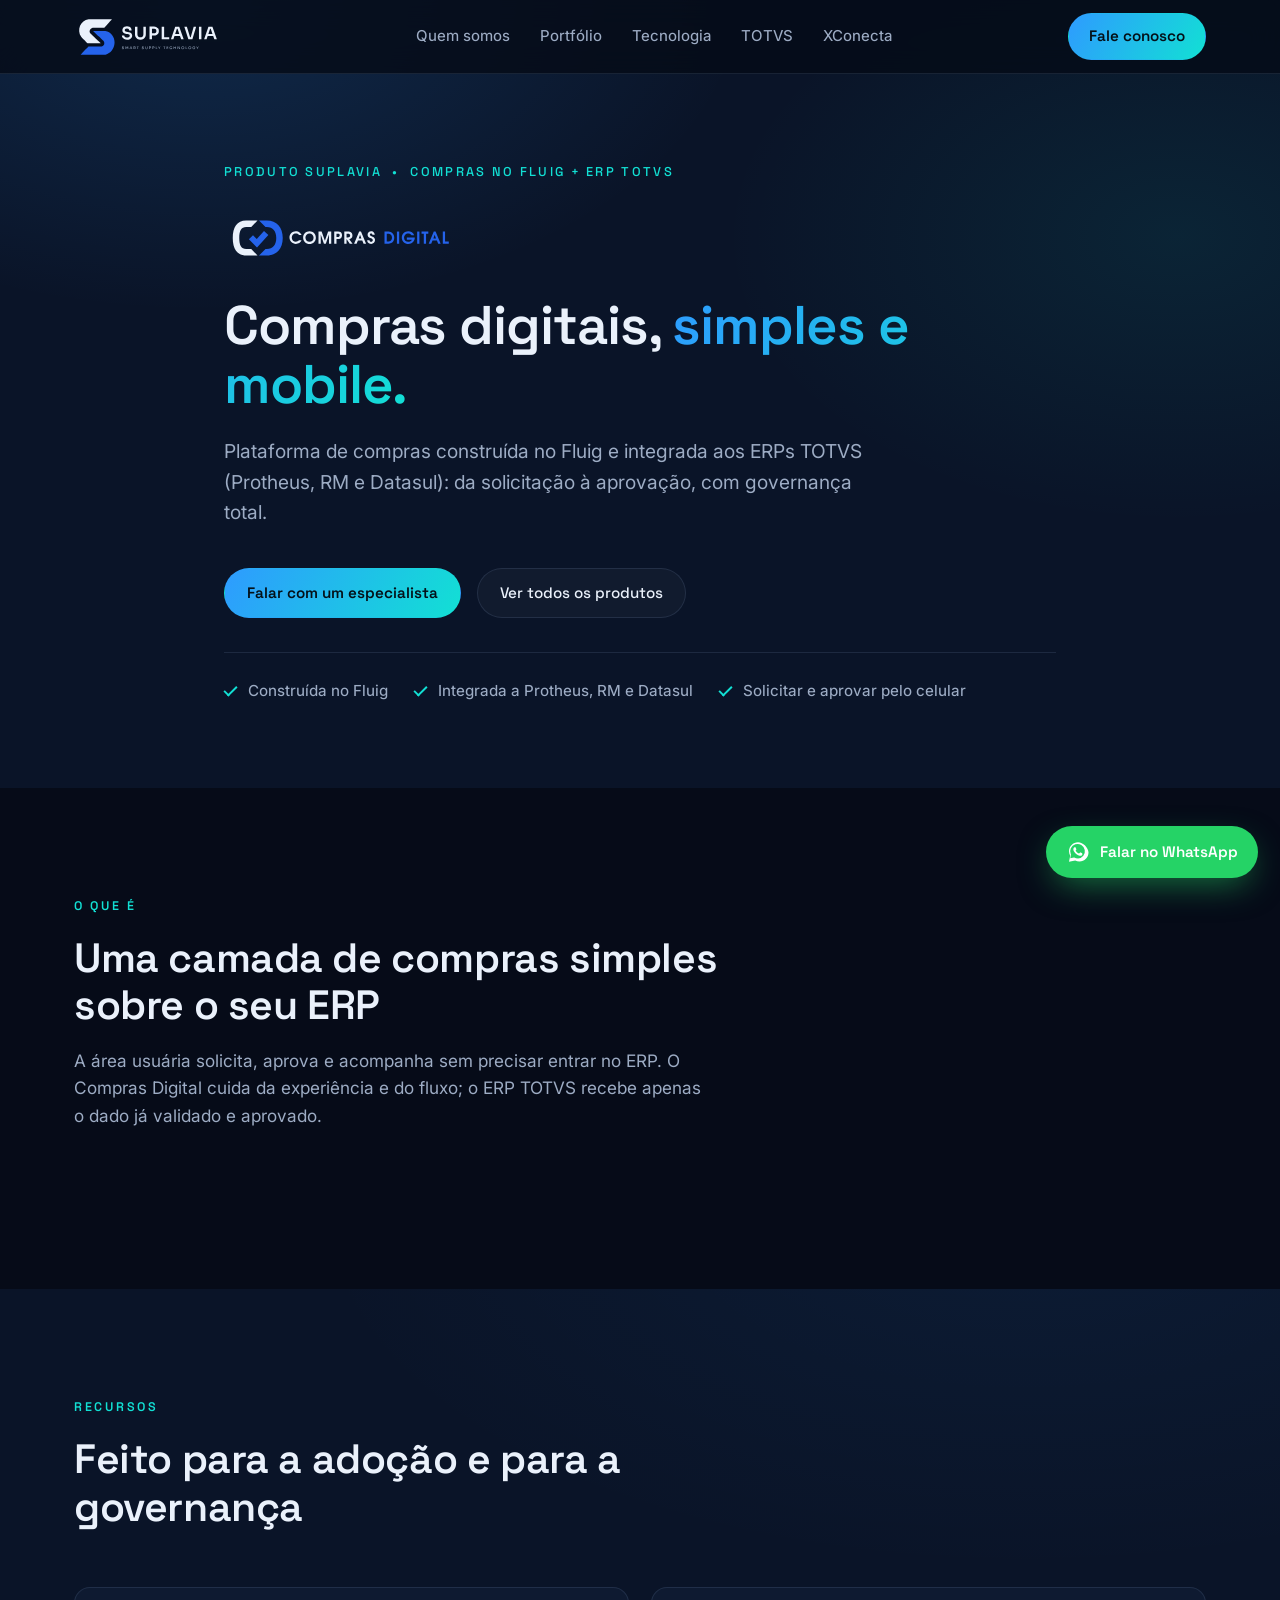
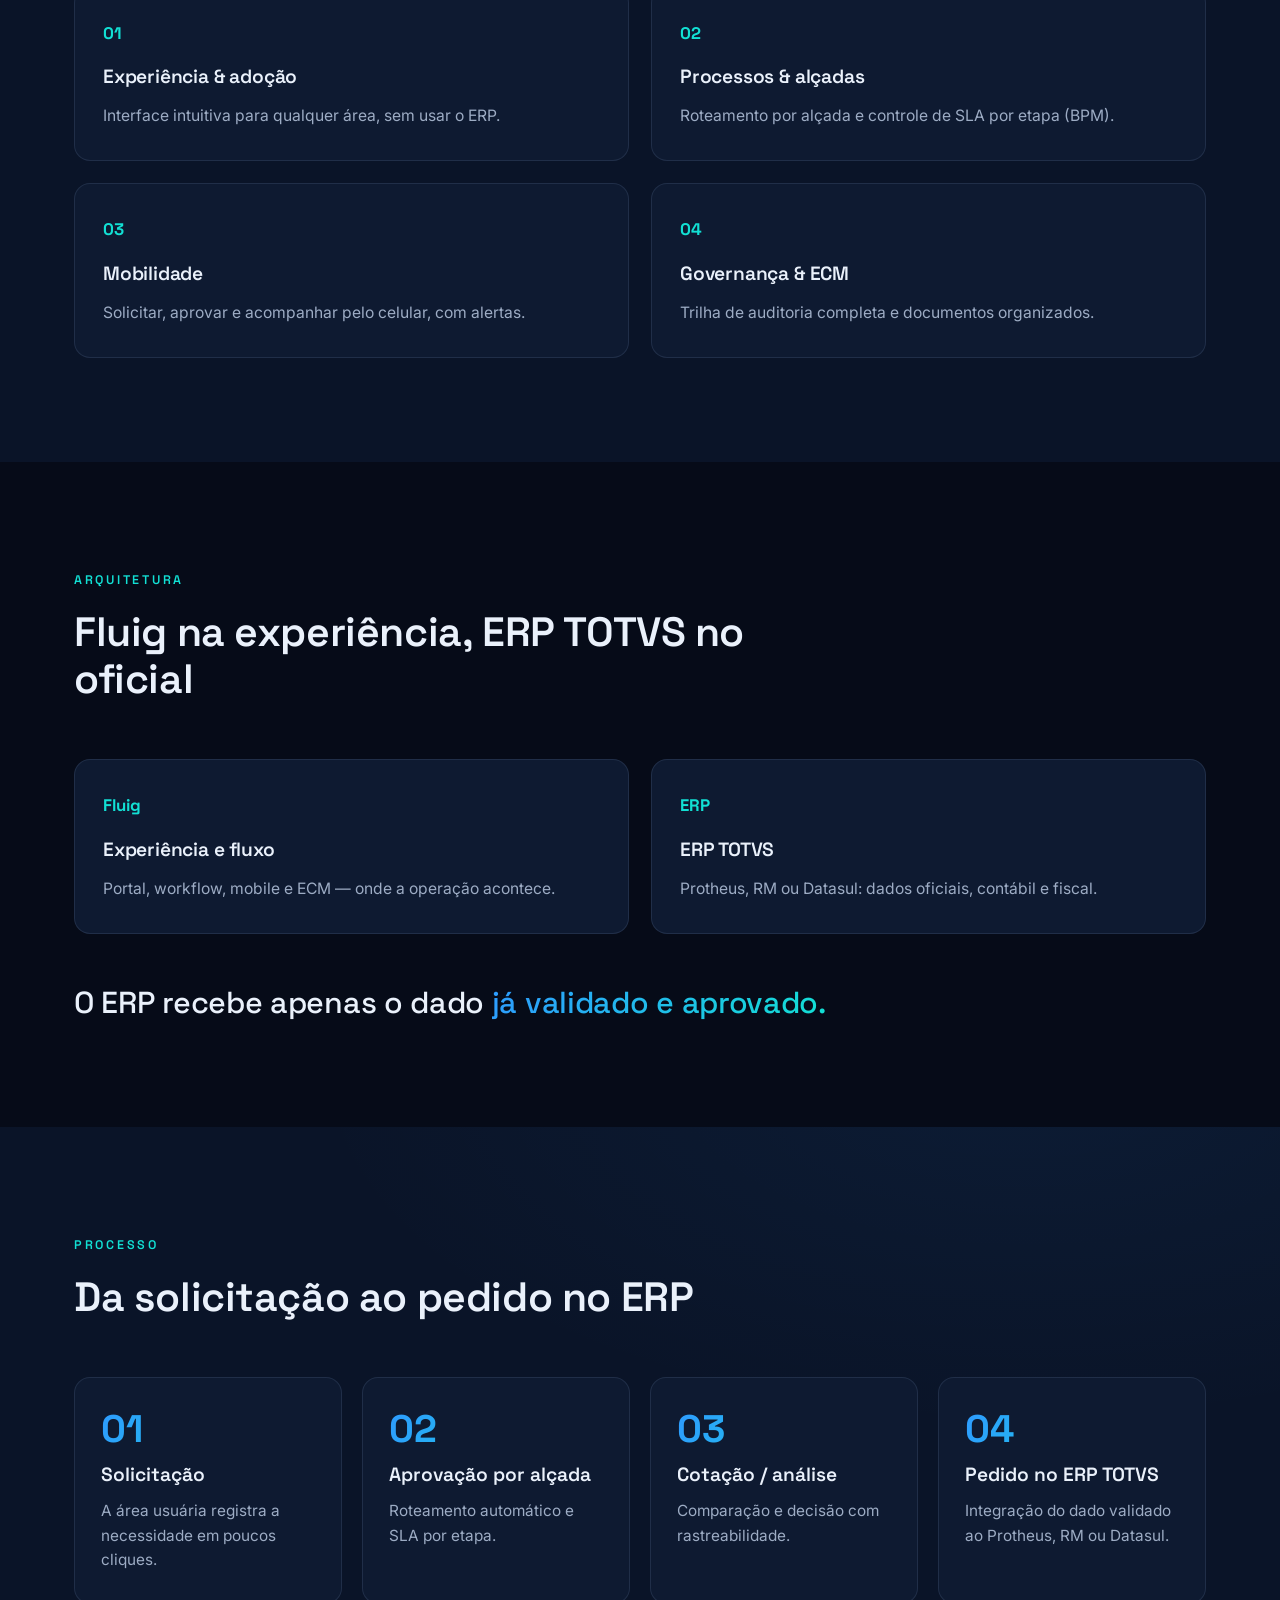
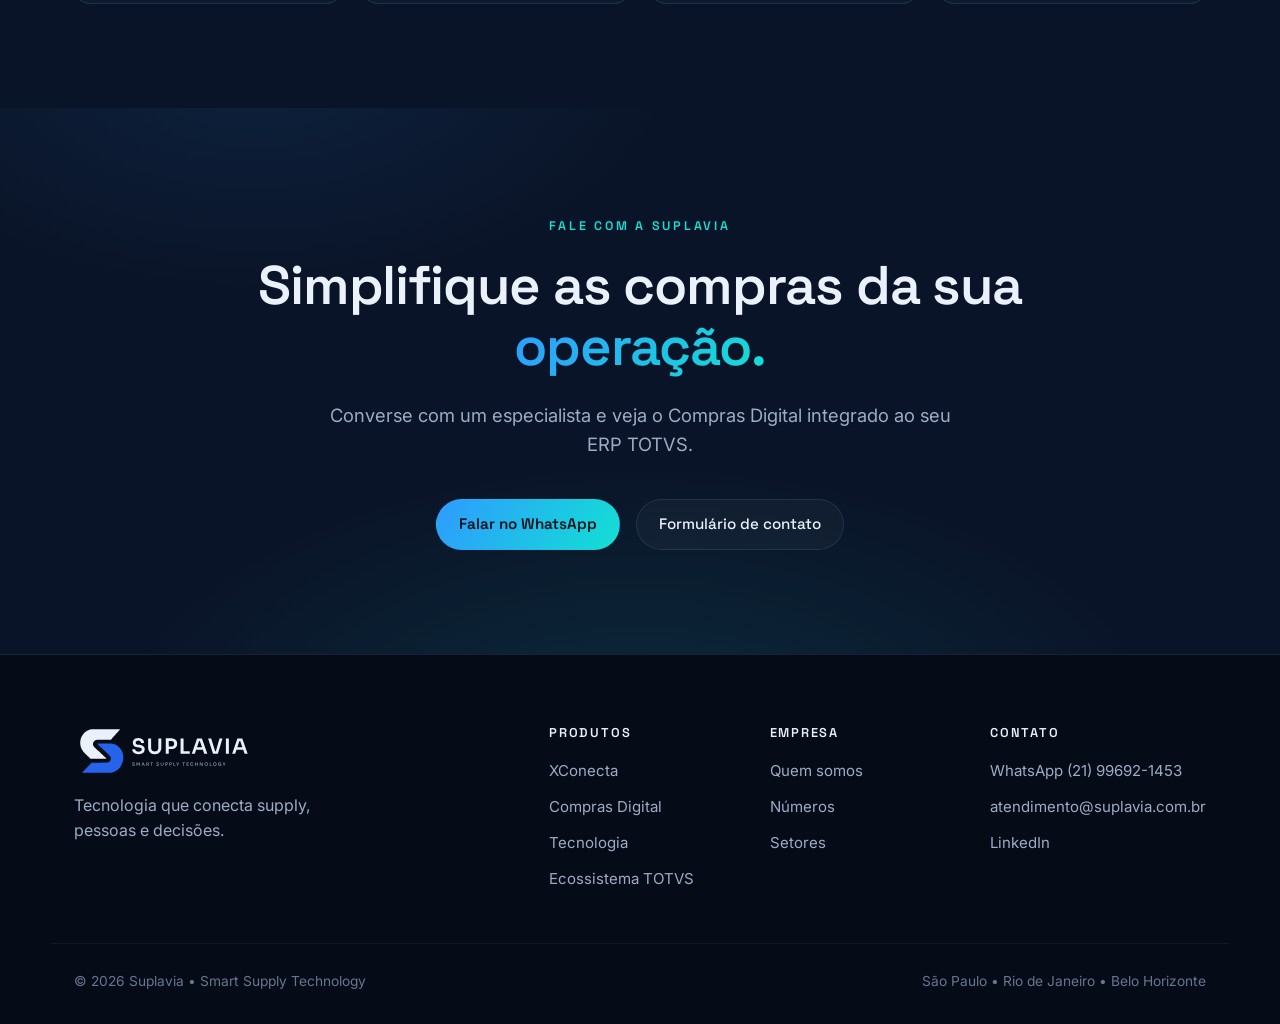
<file: compras-digital.html>
<!DOCTYPE html>
<html lang="pt-BR">
<head>
  <meta charset="UTF-8" />
  <meta name="viewport" content="width=device-width, initial-scale=1.0" />
  <title>Compras Digital — Compras no Fluig integradas ao ERP TOTVS | Suplavia</title>
  <meta name="description" content="Compras Digital: plataforma de compras construída no Fluig e integrada aos ERPs TOTVS (Protheus, RM e Datasul). Da solicitação à aprovação, simples e mobile, com governança e ECM." />
  <meta name="robots" content="index, follow" />
  <meta name="theme-color" content="#060B18" />

  <meta property="og:type" content="website" />
  <meta property="og:site_name" content="Suplavia" />
  <meta property="og:title" content="Compras Digital — Compras no Fluig integradas ao ERP TOTVS | Suplavia" />
  <meta property="og:description" content="Da solicitação à aprovação, simples e mobile. Construída no Fluig, integrada aos ERPs TOTVS." />
  <meta property="og:locale" content="pt_BR" />
  <meta property="og:url" content="https://www.suplavia.com.br/compras-digital.html" />
  <meta property="og:image" content="https://www.suplavia.com.br/assets/hero-network.jpg" />
  <meta name="twitter:card" content="summary_large_image" />

  <link rel="icon" type="image/png" href="assets/favicon.png" />
  <link rel="apple-touch-icon" href="assets/favicon.png" />
  <link rel="canonical" href="https://www.suplavia.com.br/compras-digital.html" />

  <link rel="preconnect" href="https://fonts.googleapis.com" />
  <link rel="preconnect" href="https://fonts.gstatic.com" crossorigin />
  <link href="https://fonts.googleapis.com/css2?family=Space+Grotesk:wght@400;500;600;700&family=Inter:wght@400;450;500;600;700&display=swap" rel="stylesheet" />
  <link rel="stylesheet" href="styles.css" />
  <noscript><style>.reveal{opacity:1!important;transform:none!important}.mobile-menu{display:none!important}</style></noscript>
</head>
<body>

  <a class="skip-link" href="#recursos">Pular para o conteúdo</a>

  <!-- ============ HEADER / NAV ============ -->
  <header class="site-header scrolled" id="site-header">
    <div class="container nav-inner">
      <a href="index.html" class="brand" aria-label="Suplavia — página inicial">
        <img class="brand-logo" src="assets/suplavia-logo.svg" alt="Suplavia — Smart Supply Technology" width="152" height="42" />
      </a>

      <nav class="nav-links" aria-label="Navegação principal">
        <a href="index.html#quem-somos">Quem somos</a>
        <a href="index.html#portfolio">Portfólio</a>
        <a href="index.html#tecnologia">Tecnologia</a>
        <a href="index.html#totvs">TOTVS</a>
        <a href="https://www.xconecta.com.br" target="_blank" rel="noopener">XConecta</a>
      </nav>

      <a href="#contato" class="btn btn-primary btn-nav">Fale conosco</a>

      <button class="nav-toggle" id="nav-toggle" aria-label="Abrir menu" aria-expanded="false" aria-controls="mobile-menu">
        <span></span><span></span><span></span>
      </button>
    </div>

    <div class="mobile-menu" id="mobile-menu" hidden>
      <a href="index.html">Início</a>
      <a href="index.html#quem-somos">Quem somos</a>
      <a href="index.html#portfolio">Portfólio</a>
      <a href="index.html#tecnologia">Tecnologia</a>
      <a href="index.html#totvs">TOTVS</a>
      <a href="https://www.xconecta.com.br" target="_blank" rel="noopener">XConecta</a>
      <a href="#contato" class="btn btn-primary">Fale conosco</a>
    </div>
  </header>

  <main>

    <!-- ============ HERO ============ -->
    <section class="product-hero">
      <div class="container">
        <p class="eyebrow reveal">Produto Suplavia &nbsp;•&nbsp; Compras no Fluig + ERP TOTVS</p>
        <img class="product-hero-logo reveal" src="assets/compras-digital-logo.svg" alt="Compras Digital" height="60" />
        <h1 class="reveal">Compras digitais, <span class="grad-text">simples e mobile.</span></h1>
        <p class="lead reveal">
          Plataforma de compras construída no Fluig e integrada aos ERPs TOTVS
          (Protheus, RM e Datasul): da solicitação à aprovação, com governança total.
        </p>
        <div class="hero-actions reveal">
          <a href="https://wa.me/5521996921453?text=Ol%C3%A1!%20Tenho%20interesse%20no%20Compras%20Digital%20da%20Suplavia." target="_blank" rel="noopener" class="btn btn-primary">Falar com um especialista</a>
          <a href="index.html#portfolio" class="btn btn-ghost">Ver todos os produtos</a>
        </div>
        <ul class="hero-trust reveal" aria-label="Destaques">
          <li>Construída no Fluig</li>
          <li>Integrada a Protheus, RM e Datasul</li>
          <li>Solicitar e aprovar pelo celular</li>
        </ul>
      </div>
    </section>

    <!-- ============ O QUE É ============ -->
    <section class="section" id="sobre">
      <div class="container">
        <div class="section-head reveal">
          <span class="kicker">O que é</span>
          <h2 class="section-title">Uma camada de compras simples sobre o seu ERP</h2>
          <p class="section-intro">
            A área usuária solicita, aprova e acompanha sem precisar entrar no ERP.
            O Compras Digital cuida da experiência e do fluxo; o ERP TOTVS recebe
            apenas o dado já validado e aprovado.
          </p>
        </div>
      </div>
    </section>

    <!-- ============ RECURSOS ============ -->
    <section class="section section-alt" id="recursos">
      <div class="container">
        <div class="section-head reveal">
          <span class="kicker">Recursos</span>
          <h2 class="section-title">Feito para a adoção e para a governança</h2>
        </div>
        <div class="cards-2x2">
          <article class="diff reveal">
            <span class="diff-num">01</span>
            <h3>Experiência & adoção</h3>
            <p>Interface intuitiva para qualquer área, sem usar o ERP.</p>
          </article>
          <article class="diff reveal">
            <span class="diff-num">02</span>
            <h3>Processos & alçadas</h3>
            <p>Roteamento por alçada e controle de SLA por etapa (BPM).</p>
          </article>
          <article class="diff reveal">
            <span class="diff-num">03</span>
            <h3>Mobilidade</h3>
            <p>Solicitar, aprovar e acompanhar pelo celular, com alertas.</p>
          </article>
          <article class="diff reveal">
            <span class="diff-num">04</span>
            <h3>Governança & ECM</h3>
            <p>Trilha de auditoria completa e documentos organizados.</p>
          </article>
        </div>
      </div>
    </section>

    <!-- ============ ARQUITETURA ============ -->
    <section class="section" id="arquitetura">
      <div class="container">
        <div class="section-head reveal">
          <span class="kicker">Arquitetura</span>
          <h2 class="section-title">Fluig na experiência, ERP TOTVS no oficial</h2>
        </div>
        <div class="cards-2x2">
          <article class="pillar reveal">
            <span class="pillar-num">Fluig</span>
            <h3>Experiência e fluxo</h3>
            <p>Portal, workflow, mobile e ECM — onde a operação acontece.</p>
          </article>
          <article class="pillar reveal">
            <span class="pillar-num">ERP</span>
            <h3>ERP TOTVS</h3>
            <p>Protheus, RM ou Datasul: dados oficiais, contábil e fiscal.</p>
          </article>
        </div>
        <p class="pullquote reveal">
          O ERP recebe apenas o dado
          <span class="grad-text">já validado e aprovado.</span>
        </p>
      </div>
    </section>

    <!-- ============ PROCESSO ============ -->
    <section class="section section-alt" id="processo">
      <div class="container">
        <div class="section-head reveal">
          <span class="kicker">Processo</span>
          <h2 class="section-title">Da solicitação ao pedido no ERP</h2>
        </div>
        <ol class="steps">
          <li class="step reveal"><span class="step-num">01</span><h3>Solicitação</h3><p>A área usuária registra a necessidade em poucos cliques.</p></li>
          <li class="step reveal"><span class="step-num">02</span><h3>Aprovação por alçada</h3><p>Roteamento automático e SLA por etapa.</p></li>
          <li class="step reveal"><span class="step-num">03</span><h3>Cotação / análise</h3><p>Comparação e decisão com rastreabilidade.</p></li>
          <li class="step reveal"><span class="step-num">04</span><h3>Pedido no ERP TOTVS</h3><p>Integração do dado validado ao Protheus, RM ou Datasul.</p></li>
        </ol>
      </div>
    </section>

    <!-- ============ CTA ============ -->
    <section class="section cta" id="contato">
      <div class="container cta-inner">
        <div class="reveal">
          <span class="kicker">Fale com a Suplavia</span>
          <h2 class="cta-title">Simplifique as compras da sua <span class="grad-text">operação.</span></h2>
          <p class="cta-sub">Converse com um especialista e veja o Compras Digital integrado ao seu ERP TOTVS.</p>
        </div>
        <div class="hero-actions reveal" style="justify-content:center;">
          <a href="https://wa.me/5521996921453?text=Ol%C3%A1!%20Tenho%20interesse%20no%20Compras%20Digital%20da%20Suplavia." target="_blank" rel="noopener" class="btn btn-primary">Falar no WhatsApp</a>
          <a href="index.html#contato" class="btn btn-ghost">Formulário de contato</a>
        </div>
      </div>
    </section>

  </main>

  <!-- ============ FOOTER ============ -->
  <footer class="site-footer">
    <div class="container footer-inner">
      <div class="footer-brand">
        <img class="footer-logo-img" src="assets/suplavia-logo.svg" alt="Suplavia — Smart Supply Technology" width="196" height="54" />
        <p class="footer-desc">Tecnologia que conecta supply, pessoas e decisões.</p>
      </div>
      <nav class="footer-nav" aria-label="Rodapé">
        <div class="footer-col">
          <span class="footer-col-title">Produtos</span>
          <a href="https://www.xconecta.com.br" target="_blank" rel="noopener">XConecta</a>
          <a href="compras-digital.html">Compras Digital</a>
          <a href="index.html#tecnologia">Tecnologia</a>
          <a href="index.html#totvs">Ecossistema TOTVS</a>
        </div>
        <div class="footer-col">
          <span class="footer-col-title">Empresa</span>
          <a href="index.html#quem-somos">Quem somos</a>
          <a href="index.html#numeros">Números</a>
          <a href="index.html#setores">Setores</a>
        </div>
        <div class="footer-col">
          <span class="footer-col-title">Contato</span>
          <a href="https://wa.me/5521996921453" target="_blank" rel="noopener">WhatsApp (21) 99692-1453</a>
          <a href="mailto:atendimento@suplavia.com.br">atendimento@suplavia.com.br</a>
          <a href="https://www.linkedin.com/company/suplavia" target="_blank" rel="noopener">LinkedIn</a>
        </div>
      </nav>
    </div>
    <div class="container footer-bottom">
      <span>© 2026 Suplavia • Smart Supply Technology</span>
      <span>São Paulo • Rio de Janeiro • Belo Horizonte</span>
    </div>
  </footer>

  <a href="https://wa.me/5521996921453?text=Ol%C3%A1!%20Tenho%20interesse%20no%20Compras%20Digital%20da%20Suplavia." class="fab show" id="fab" target="_blank" rel="noopener" aria-label="Falar no WhatsApp com um especialista">
    <svg viewBox="0 0 32 32" fill="currentColor" aria-hidden="true">
      <path d="M16 3C9.4 3 4 8.4 4 15c0 2.1.6 4.1 1.6 5.9L4 29l8.3-1.6c1.7.9 3.6 1.4 5.7 1.4 6.6 0 12-5.4 12-12S22.6 3 16 3zm0 21.8c-1.8 0-3.5-.5-5-1.4l-.4-.2-4.9 1 1-4.8-.3-.4A9.8 9.8 0 1 1 16 24.8zm5.4-7.3c-.3-.1-1.8-.9-2-1-.3-.1-.5-.1-.7.1-.2.3-.7 1-.9 1.2-.2.2-.3.2-.6.1-1.8-.9-3-1.6-4.2-3.6-.3-.5.3-.5.8-1.5.1-.2 0-.4 0-.5s-.7-1.6-.9-2.2c-.2-.6-.5-.5-.7-.5h-.6c-.2 0-.5.1-.8.4-.3.3-1 1-1 2.5s1.1 2.9 1.2 3.1c.2.2 2.1 3.3 5.2 4.6 2.9 1.2 2.9.8 3.5.8.5 0 1.7-.7 2-1.4.2-.7.2-1.3.2-1.4-.1-.1-.3-.2-.5-.3z"/>
    </svg>
    <span>Falar no WhatsApp</span>
  </a>

  <script src="script.js"></script>
</body>
</html>
</file>
<file: styles.css>
/* ==========================================================================
   Suplavia — Smart Supply Technology
   Institutional site · design system
   ========================================================================== */

:root {
  /* Backgrounds */
  --bg:        #060B18;
  --bg-2:      #0A1428;
  --surface:   #0E1A31;
  --surface-2: #111f3a;
  --navy:      #0B1E3A;

  /* Brand accents */
  --cyan:  #12E0D4;
  --blue:  #2E9BFF;
  --grad:  linear-gradient(120deg, #2E9BFF 0%, #12E0D4 100%);

  /* Text */
  --text:    #EAF1FB;
  --muted:   #9DACC4;
  --faint:   #66768F;

  /* Lines & effects */
  --line:      rgba(140, 170, 210, 0.14);
  --line-soft: rgba(140, 170, 210, 0.08);
  --glow:      0 0 40px rgba(46, 155, 255, 0.28);

  /* Layout */
  --maxw: 1180px;
  --radius: 16px;
  --radius-sm: 12px;
  --header-h: 74px;

  --font-display: "Space Grotesk", "Inter", system-ui, sans-serif;
  --font-body: "Inter", system-ui, -apple-system, sans-serif;
}

/* ---------- Reset ---------- */
*, *::before, *::after { box-sizing: border-box; margin: 0; padding: 0; }

html { scroll-behavior: smooth; scroll-padding-top: var(--header-h); }

body {
  font-family: var(--font-body);
  background: var(--bg);
  color: var(--text);
  line-height: 1.6;
  -webkit-font-smoothing: antialiased;
  text-rendering: optimizeLegibility;
  overflow-x: hidden;
}

img { max-width: 100%; display: block; }
a { color: inherit; text-decoration: none; }
ul, ol { list-style: none; }

::selection { background: rgba(18, 224, 212, 0.28); color: #fff; }

/* ---------- Layout helpers ---------- */
.container { width: 100%; max-width: var(--maxw); margin: 0 auto; padding: 0 24px; }

.section { position: relative; padding: 104px 0; }
.section-alt { background:
    radial-gradient(1200px 600px at 80% -10%, rgba(46,155,255,0.06), transparent 60%),
    var(--bg-2); }

.grad-text {
  background: var(--grad);
  -webkit-background-clip: text;
  background-clip: text;
  -webkit-text-fill-color: transparent;
  color: transparent;
}

/* ---------- Typographic building blocks ---------- */
.kicker {
  display: inline-block;
  font-family: var(--font-display);
  font-size: 0.78rem;
  font-weight: 600;
  letter-spacing: 0.22em;
  text-transform: uppercase;
  color: var(--cyan);
  margin-bottom: 18px;
}

.section-head { max-width: 760px; margin-bottom: 56px; }

.section-title {
  font-family: var(--font-display);
  font-weight: 600;
  font-size: clamp(1.75rem, 3.2vw, 2.6rem);
  line-height: 1.15;
  letter-spacing: -0.01em;
}

.section-intro { margin-top: 18px; color: var(--muted); font-size: 1.075rem; max-width: 640px; }

/* ==========================================================================
   Header / Nav
   ========================================================================== */
.site-header {
  position: fixed;
  top: 0; left: 0; right: 0;
  z-index: 100;
  height: var(--header-h);
  display: flex;
  align-items: center;
  transition: background .35s ease, border-color .35s ease, backdrop-filter .35s ease;
  border-bottom: 1px solid transparent;
}
.site-header.scrolled {
  background: rgba(6, 11, 24, 0.82);
  backdrop-filter: blur(14px);
  -webkit-backdrop-filter: blur(14px);
  border-bottom: 1px solid var(--line);
}

.nav-inner { display: flex; align-items: center; justify-content: space-between; gap: 24px; }

/* Brand: logo oficial (lockup horizontal) */
.brand { display: flex; align-items: center; gap: 10px; }
.brand-mark { height: 30px; width: auto; display: block; }
/* Logo transparente (versão negativa) — integra com o fundo escuro, sem placa */
.brand-logo { display: block; height: 46px; width: auto; }
.footer-logo-img { display: block; height: 56px; width: auto; }

/* Wordmark recreated in CSS (matches deck logo) */
.brand-word {
  font-family: var(--font-display);
  font-weight: 500;
  font-size: 1.6rem;
  letter-spacing: -0.02em;
  color: #fff;
  position: relative;
  display: inline-block;
  line-height: 1;
}
.brand-dot {
  position: absolute;
  top: 0.06em; right: -0.13em;
  width: 0.16em; height: 0.16em;
  background: var(--cyan);
  border-radius: 2px;
  box-shadow: 0 0 10px rgba(18, 224, 212, 0.8);
}

.nav-links { display: flex; gap: 30px; }
.nav-links a {
  font-size: 0.94rem;
  color: var(--muted);
  font-weight: 450;
  transition: color .2s ease;
  position: relative;
}
.nav-links a:hover { color: var(--text); }
.nav-links a::after {
  content: ""; position: absolute; left: 0; bottom: -6px;
  width: 0; height: 2px; background: var(--grad); border-radius: 2px;
  transition: width .25s ease;
}
.nav-links a:hover::after { width: 100%; }

/* Buttons */
.btn {
  display: inline-flex;
  align-items: center;
  justify-content: center;
  gap: 8px;
  font-family: var(--font-display);
  font-weight: 500;
  font-size: 0.95rem;
  padding: 12px 22px;
  border-radius: 999px;
  cursor: pointer;
  border: 1px solid transparent;
  transition: transform .2s ease, box-shadow .25s ease, background .25s ease, border-color .25s ease;
  white-space: nowrap;
}
.btn-primary {
  background: var(--grad);
  color: #041018;
  font-weight: 600;
}
.btn-primary:hover { transform: translateY(-2px); box-shadow: var(--glow); }
.btn-ghost {
  background: rgba(255,255,255,0.03);
  border-color: var(--line);
  color: var(--text);
}
.btn-ghost:hover { border-color: rgba(18,224,212,0.5); background: rgba(18,224,212,0.06); transform: translateY(-2px); }
.btn-nav { padding: 10px 20px; }

/* Mobile toggle */
.nav-toggle {
  display: none;
  flex-direction: column;
  gap: 5px;
  background: none;
  border: 0;
  cursor: pointer;
  padding: 6px;
}
.nav-toggle span { width: 24px; height: 2px; background: var(--text); border-radius: 2px; transition: .3s; }
.nav-toggle[aria-expanded="true"] span:nth-child(1) { transform: translateY(7px) rotate(45deg); }
.nav-toggle[aria-expanded="true"] span:nth-child(2) { opacity: 0; }
.nav-toggle[aria-expanded="true"] span:nth-child(3) { transform: translateY(-7px) rotate(-45deg); }

.mobile-menu {
  position: fixed;
  top: var(--header-h); left: 0; right: 0;
  background: rgba(6,11,24,0.97);
  backdrop-filter: blur(14px);
  border-bottom: 1px solid var(--line);
  padding: 20px 24px 28px;
  display: flex;
  flex-direction: column;
  gap: 6px;
  z-index: 99;
}
.mobile-menu[hidden] { display: none; }
.mobile-menu a { padding: 12px 4px; color: var(--muted); font-size: 1.05rem; border-bottom: 1px solid var(--line-soft); }
.mobile-menu a.btn { margin-top: 14px; border-bottom: 0; color: #041018; justify-content: center; }

/* ==========================================================================
   Hero
   ========================================================================== */
.hero {
  position: relative;
  min-height: 100svh;
  display: flex;
  align-items: center;
  overflow: hidden;
  padding-top: var(--header-h);
}
.hero-bg { position: absolute; inset: 0; z-index: 0; }
.hero-bg img { width: 100%; height: 100%; object-fit: cover; opacity: 0.55; }
#net-canvas { position: absolute; inset: 0; width: 100%; height: 100%; z-index: 1; }
.hero-overlay {
  position: absolute; inset: 0; z-index: 2;
  background:
    linear-gradient(180deg, rgba(6,11,24,0.55) 0%, rgba(6,11,24,0.35) 40%, rgba(6,11,24,0.96) 100%),
    linear-gradient(90deg, rgba(6,11,24,0.85) 0%, rgba(6,11,24,0.15) 60%);
}

.hero-content { position: relative; z-index: 3; padding-top: 40px; padding-bottom: 80px; max-width: 900px; }

.eyebrow {
  font-family: var(--font-display);
  font-size: 0.8rem;
  letter-spacing: 0.18em;
  text-transform: uppercase;
  color: var(--cyan);
  margin-bottom: 26px;
  font-weight: 500;
}

.hero-title {
  font-family: var(--font-display);
  font-weight: 600;
  font-size: clamp(2.4rem, 6vw, 4.6rem);
  line-height: 1.05;
  letter-spacing: -0.025em;
}

.hero-sub {
  margin-top: 26px;
  font-size: clamp(1.05rem, 1.6vw, 1.3rem);
  color: var(--muted);
  max-width: 620px;
}

.hero-actions { display: flex; flex-wrap: wrap; gap: 16px; margin-top: 40px; }

.scroll-cue {
  position: absolute; left: 50%; bottom: 28px; z-index: 3;
  transform: translateX(-50%);
  width: 26px; height: 42px;
  border: 2px solid rgba(157,172,196,0.45);
  border-radius: 14px;
  display: flex; justify-content: center;
}
.scroll-cue span {
  width: 4px; height: 8px; margin-top: 7px;
  background: var(--cyan); border-radius: 2px;
  animation: scrollcue 1.8s ease-in-out infinite;
}
@keyframes scrollcue { 0%{transform:translateY(0);opacity:1} 70%{transform:translateY(14px);opacity:0} 100%{opacity:0} }

/* ==========================================================================
   Quem somos — two column + facts
   ========================================================================== */
.two-col { display: grid; grid-template-columns: 1.05fr 1fr; gap: 60px; align-items: start; }
.two-col-text .lead {
  font-family: var(--font-display);
  font-size: 1.35rem;
  font-weight: 500;
  line-height: 1.4;
  color: var(--text);
  margin-bottom: 22px;
}
.two-col-text p { color: var(--muted); margin-bottom: 16px; }

.fact-grid { display: grid; grid-template-columns: 1fr 1fr; gap: 16px; }
.fact-card {
  background: var(--surface);
  border: 1px solid var(--line);
  border-radius: var(--radius);
  padding: 24px 22px;
  display: flex; flex-direction: column; gap: 8px;
  transition: transform .25s ease, border-color .25s ease, background .25s ease;
}
.fact-card:hover { transform: translateY(-4px); border-color: rgba(18,224,212,0.35); background: var(--surface-2); }
.fact-label {
  font-family: var(--font-display);
  font-size: 0.72rem; letter-spacing: 0.16em; text-transform: uppercase; color: var(--cyan); font-weight: 600;
}
.fact-value { font-size: 1.02rem; font-weight: 500; color: var(--text); }

/* ==========================================================================
   Cards — generic grids
   ========================================================================== */
.cards-3 { display: grid; grid-template-columns: repeat(3, 1fr); gap: 22px; }
.cards-2x2 { display: grid; grid-template-columns: 1fr 1fr; gap: 22px; }

.pillar, .scope-card, .diff, .value {
  background: var(--surface);
  border: 1px solid var(--line);
  border-radius: var(--radius);
  padding: 32px 28px;
  position: relative;
  transition: transform .28s ease, border-color .28s ease, box-shadow .28s ease;
  overflow: hidden;
}
.pillar::before, .scope-card::before, .diff::before, .value::before {
  content: ""; position: absolute; top: 0; left: 0; right: 0; height: 2px;
  background: var(--grad); transform: scaleX(0); transform-origin: left; transition: transform .35s ease;
}
.pillar:hover, .scope-card:hover, .diff:hover, .value:hover {
  transform: translateY(-6px);
  border-color: rgba(46,155,255,0.35);
  box-shadow: 0 20px 50px -24px rgba(0,0,0,0.8);
}
.pillar:hover::before, .scope-card:hover::before, .diff:hover::before, .value:hover::before { transform: scaleX(1); }

.pillar-num, .scope-num, .diff-num, .value-num {
  font-family: var(--font-display);
  font-size: 1.05rem; font-weight: 700;
  color: var(--cyan);
  display: inline-block; margin-bottom: 16px;
}
.pillar h3, .scope-card h3, .diff h3, .value h3 {
  font-family: var(--font-display);
  font-size: 1.2rem; font-weight: 600; margin-bottom: 10px; letter-spacing: -0.01em;
}
.pillar p, .scope-card p, .diff p, .value p { color: var(--muted); font-size: 0.98rem; }

/* ==========================================================================
   Origem
   ========================================================================== */
.origin-banner {
  display: flex; align-items: center; gap: 34px;
  background: linear-gradient(120deg, rgba(46,155,255,0.10), rgba(18,224,212,0.06));
  border: 1px solid rgba(46,155,255,0.28);
  border-radius: var(--radius);
  padding: 32px 36px;
  margin-bottom: 40px;
}
.origin-date { display: flex; flex-direction: column; line-height: 1; border-right: 1px solid var(--line); padding-right: 34px; }
.origin-day { font-family: var(--font-display); font-weight: 600; font-size: 1.35rem; color: var(--text); }
.origin-year { font-family: var(--font-display); font-weight: 700; font-size: 2.6rem; }
.origin-year { background: var(--grad); -webkit-background-clip: text; background-clip: text; -webkit-text-fill-color: transparent; }
.origin-text { font-size: 1.15rem; color: var(--muted); max-width: 620px; }
.origin-text strong { color: var(--text); font-weight: 600; }

/* ==========================================================================
   Propósito
   ========================================================================== */
.purpose {
  text-align: center;
  background:
    radial-gradient(900px 500px at 50% 0%, rgba(46,155,255,0.10), transparent 60%),
    var(--bg);
}
.purpose-inner { max-width: 900px; margin: 0 auto; }
.purpose-statement {
  font-family: var(--font-display);
  font-weight: 600;
  font-size: clamp(2rem, 4.6vw, 3.4rem);
  line-height: 1.12;
  letter-spacing: -0.02em;
  margin-top: 6px;
}
.purpose-sub { margin-top: 26px; color: var(--muted); font-size: 1.15rem; max-width: 680px; margin-left: auto; margin-right: auto; }

.verbs { display: flex; flex-wrap: wrap; justify-content: center; align-items: center; gap: 18px; margin-top: 48px; }
.verb {
  font-family: var(--font-display);
  font-weight: 600; font-size: clamp(1.1rem, 2vw, 1.5rem);
  color: var(--text);
}
.verb-sep { color: var(--cyan); font-size: 1.2rem; }

/* ==========================================================================
   Missão / Visão
   ========================================================================== */
.mv-grid { display: grid; grid-template-columns: 1fr 1fr; gap: 24px; }
.mv-card {
  background: var(--surface);
  border: 1px solid var(--line);
  border-radius: var(--radius);
  padding: 40px 36px;
  transition: transform .28s ease, border-color .28s ease;
}
.mv-card:hover { transform: translateY(-4px); border-color: rgba(18,224,212,0.35); }
.mv-icon {
  width: 54px; height: 54px; border-radius: 14px;
  display: grid; place-items: center;
  background: rgba(18,224,212,0.10);
  border: 1px solid rgba(18,224,212,0.28);
  color: var(--cyan);
  margin-bottom: 22px;
}
.mv-icon svg { width: 28px; height: 28px; }
.mv-card h3 { font-family: var(--font-display); font-size: 1.5rem; font-weight: 600; margin-bottom: 16px; }
.mv-card p { color: var(--muted); margin-bottom: 12px; }

/* ==========================================================================
   Cultura
   ========================================================================== */
.values-grid { display: grid; grid-template-columns: repeat(3, 1fr); gap: 20px; }

/* ==========================================================================
   Atuação
   ========================================================================== */
.pullquote {
  margin-top: 48px;
  font-family: var(--font-display);
  font-weight: 500;
  font-size: clamp(1.3rem, 2.6vw, 1.9rem);
  line-height: 1.35;
  max-width: 900px;
  letter-spacing: -0.01em;
}

/* ==========================================================================
   Portfólio
   ========================================================================== */
.product { display: grid; grid-template-columns: 1.15fr 0.85fr; gap: 54px; align-items: start; }
.product-media { display: flex; flex-direction: column; }

.browser-frame {
  border-radius: var(--radius);
  overflow: hidden;
  border: 1px solid var(--line);
  background: var(--surface);
  box-shadow: 0 30px 80px -30px rgba(0,0,0,0.9);
}
.browser-bar {
  display: flex; gap: 8px; align-items: center;
  padding: 12px 16px;
  background: var(--surface-2);
  border-bottom: 1px solid var(--line);
}
.browser-bar span { width: 11px; height: 11px; border-radius: 50%; background: #33425e; }
.browser-bar span:nth-child(1) { background: #ff5f57; }
.browser-bar span:nth-child(2) { background: #febc2e; }
.browser-bar span:nth-child(3) { background: #28c840; }
.browser-frame img { width: 100%; }
.caption { margin-top: 14px; color: var(--faint); font-size: 0.85rem; font-style: italic; }

/* Process infographic (replaces the product screenshot) */
.process-figure { margin: 0; flex: 1 1 auto; }
.process-card {
  height: 100%;
  display: flex; flex-direction: column;
  background: var(--surface);
  border: 1px solid var(--line);
  border-radius: var(--radius);
  padding: 34px 32px;
  box-shadow: 0 30px 80px -30px rgba(0, 0, 0, 0.9);
}
.process-kicker {
  display: block;
  font-family: var(--font-display);
  font-size: 0.74rem; letter-spacing: 0.18em; text-transform: uppercase;
  color: var(--cyan); font-weight: 600;
}
.process-title {
  font-family: var(--font-display);
  font-size: 1.35rem; font-weight: 600; letter-spacing: -0.01em;
  margin: 8px 0 28px;
}
.process-flow { display: flex; flex-direction: column; gap: 18px; flex: 1 1 auto; }
.pstep { position: relative; display: flex; gap: 18px; align-items: flex-start; }
.pstep:not(:last-child)::before {
  content: ""; position: absolute; left: 23px; top: 50px; bottom: -24px; width: 2px;
  background: linear-gradient(var(--blue), var(--cyan)); opacity: 0.45;
}
.pstep-badge {
  position: relative; z-index: 1; flex: 0 0 auto;
  width: 48px; height: 48px; border-radius: 14px;
  display: grid; place-items: center;
  background: var(--grad); color: #041018;
  box-shadow: 0 8px 20px -8px rgba(46, 155, 255, 0.7);
}
.pstep-badge svg { width: 24px; height: 24px; }
.pstep-num {
  font-family: var(--font-display); font-weight: 700;
  font-size: 0.72rem; letter-spacing: 0.12em; color: var(--cyan);
}
.pstep-text h4 { font-family: var(--font-display); font-size: 1.08rem; font-weight: 600; margin: 3px 0 4px; }
.pstep-text p { color: var(--muted); font-size: 0.94rem; }
.process-foot {
  margin-top: 28px; padding-top: 18px;
  border-top: 1px solid var(--line-soft);
  color: var(--faint); font-size: 0.82rem;
}

.product-block { margin-bottom: 34px; }
.product-block:last-child { margin-bottom: 0; }
.product-name { font-family: var(--font-display); font-size: 1.7rem; font-weight: 600; letter-spacing: -0.01em; }

/* Product logo plates (logos exibidas em placa clara sobre o fundo escuro) */
.product-name--logo { margin: 0 0 14px; padding: 0; line-height: 0; }
.logo-plate {
  display: inline-flex; align-items: center; justify-content: center;
  width: 268px; max-width: 100%; height: 88px; padding: 0 22px;
  background:
    linear-gradient(150deg, rgba(46, 155, 255, 0.14), rgba(18, 224, 212, 0.05)),
    var(--surface-2);
  border: 1px solid rgba(46, 155, 255, 0.22);
  border-radius: 16px;
  box-shadow: 0 18px 44px -22px rgba(0, 0, 0, 0.9), inset 0 1px 0 rgba(255, 255, 255, 0.06);
}
.logo-plate img { display: block; width: auto; }
/* Alturas ajustadas para igualar a altura das LETRAS (cap-height) entre os dois logos */
.logo-plate--xconecta img { height: 34px; }
.logo-plate--compras img { height: 46px; }
.product-tag { color: var(--cyan); font-weight: 500; margin: 6px 0 16px; }
.product-flow { color: var(--muted); font-size: 0.98rem; }
/* CTA de produto — botão visível ("Conheça ...") */
.product-cta {
  display: inline-flex; align-items: center; gap: 9px;
  margin-top: 18px;
  font-family: var(--font-display); font-weight: 600; font-size: 0.95rem;
  padding: 11px 22px; border-radius: 999px;
  background: rgba(46, 155, 255, 0.12);
  border: 1px solid rgba(46, 155, 255, 0.45);
  color: var(--text);
  transition: transform .2s ease, background .2s ease, border-color .2s ease, box-shadow .2s ease;
}
.product-cta:hover {
  background: rgba(46, 155, 255, 0.2);
  border-color: var(--cyan);
  transform: translateY(-2px);
  box-shadow: 0 10px 26px -12px rgba(46, 155, 255, 0.6);
}
.product-cta svg { width: 15px; height: 15px; }

/* Placa de logo clicável */
a.logo-plate { cursor: pointer; transition: transform .25s ease, border-color .25s ease, box-shadow .25s ease; }
a.logo-plate:hover { transform: translateY(-3px); border-color: rgba(18, 224, 212, 0.55); box-shadow: 0 24px 52px -22px rgba(0, 0, 0, 0.9); }

.ticks li {
  position: relative;
  padding-left: 30px;
  margin-bottom: 12px;
  color: var(--muted);
}
.ticks li::before {
  content: "";
  position: absolute; left: 0; top: 0.55em;
  width: 16px; height: 8px;
  border-left: 2px solid var(--cyan);
  border-bottom: 2px solid var(--cyan);
  transform: rotate(-45deg);
}

/* ==========================================================================
   Como trabalhamos — steps
   ========================================================================== */
.steps { display: grid; grid-template-columns: repeat(4, 1fr); gap: 20px; counter-reset: step; }
.step {
  position: relative;
  padding: 32px 26px 30px;
  background: var(--surface);
  border: 1px solid var(--line);
  border-radius: var(--radius);
  transition: transform .28s ease, border-color .28s ease;
}
.step:hover { transform: translateY(-6px); border-color: rgba(46,155,255,0.35); }
.step-num {
  font-family: var(--font-display);
  font-size: 2.4rem; font-weight: 700;
  background: var(--grad); -webkit-background-clip: text; background-clip: text; -webkit-text-fill-color: transparent;
  display: block; margin-bottom: 12px; line-height: 1;
}
.step h3 { font-family: var(--font-display); font-size: 1.2rem; font-weight: 600; margin-bottom: 8px; }
.step p { color: var(--muted); font-size: 0.96rem; }
.method-note {
  margin-top: 40px; text-align: center;
  font-family: var(--font-display);
  color: var(--muted); font-size: 0.98rem; letter-spacing: 0.02em;
}

/* ==========================================================================
   Tecnologia
   ========================================================================== */
.tech-highlight { display: grid; grid-template-columns: 1.2fr 1fr; gap: 22px; margin-bottom: 22px; }
.tech-hl-card {
  background: linear-gradient(140deg, rgba(46,155,255,0.09), rgba(18,224,212,0.04));
  border: 1px solid rgba(46,155,255,0.24);
  border-radius: var(--radius);
  padding: 34px 32px;
}
.tech-hl-card h3 { font-family: var(--font-display); font-size: 1.45rem; font-weight: 600; margin-bottom: 12px; }
.tech-hl-card p { color: var(--muted); }
.tech-hl-note { margin-top: 10px; font-size: 0.95rem; }
.tech-tags { display: flex; flex-wrap: wrap; gap: 10px; margin-top: 20px; }
.tech-tags span {
  font-family: var(--font-display);
  font-size: 0.82rem; font-weight: 500;
  padding: 7px 14px; border-radius: 999px;
  background: rgba(255,255,255,0.04);
  border: 1px solid var(--line);
  color: var(--text);
}

/* ==========================================================================
   Estrutura — support strip
   ========================================================================== */
.support-strip {
  margin-top: 34px;
  display: flex; align-items: center; flex-wrap: wrap; gap: 14px 32px;
  padding: 26px 32px;
  background: var(--surface);
  border: 1px solid var(--line);
  border-radius: var(--radius);
}
.support-label {
  font-family: var(--font-display);
  font-size: 0.75rem; letter-spacing: 0.16em; text-transform: uppercase; color: var(--cyan); font-weight: 600;
}
.support-items { display: flex; flex-wrap: wrap; gap: 12px 30px; align-items: center; }
.support-items a, .support-items span { color: var(--muted); transition: color .2s ease; }
.support-items a:hover { color: var(--cyan); }

/* ==========================================================================
   Setores
   ========================================================================== */
.setores { overflow: hidden; }
.setores-bg { position: absolute; inset: 0; z-index: 0; }
.setores-bg img { width: 100%; height: 100%; object-fit: cover; opacity: 0.28; }
.setores-overlay {
  position: absolute; inset: 0;
  background: linear-gradient(180deg, var(--bg) 0%, rgba(6,11,24,0.72) 45%, var(--bg) 100%);
}
.setores .container { position: relative; z-index: 1; }
.sector-chips { display: flex; flex-wrap: wrap; gap: 14px; }
.sector-chip {
  font-family: var(--font-display);
  font-weight: 500; font-size: 1.02rem;
  padding: 14px 26px;
  border-radius: 999px;
  background: rgba(14,26,49,0.7);
  border: 1px solid var(--line);
  backdrop-filter: blur(6px);
  transition: transform .25s ease, border-color .25s ease, background .25s ease;
}
.sector-chip:hover { transform: translateY(-4px); border-color: rgba(18,224,212,0.5); background: rgba(18,224,212,0.08); }
.setores-note { margin-top: 34px; color: var(--muted); max-width: 640px; }

/* ==========================================================================
   Liderança
   ========================================================================== */
.leader { display: grid; grid-template-columns: 0.7fr 1.3fr; gap: 48px; align-items: center; }
.leader-stat {
  background: var(--surface);
  border: 1px solid var(--line);
  border-radius: var(--radius);
  padding: 48px 36px;
  text-align: center;
}
.leader-num { font-family: var(--font-display); font-weight: 700; font-size: clamp(4rem, 9vw, 6rem); line-height: 1; display: block; }
.leader-num-label { display: block; margin-top: 14px; color: var(--muted); font-size: 1rem; }
.leader-name { font-family: var(--font-display); font-size: 1.9rem; font-weight: 600; letter-spacing: -0.01em; }
.leader-role {
  color: var(--cyan);
  font-family: var(--font-display);
  font-weight: 500; letter-spacing: 0.08em; text-transform: uppercase; font-size: 0.85rem;
  margin: 8px 0 22px;
}

/* ==========================================================================
   CTA / Contato
   ========================================================================== */
.cta {
  background:
    radial-gradient(900px 500px at 50% 120%, rgba(18,224,212,0.12), transparent 60%),
    radial-gradient(700px 400px at 20% -10%, rgba(46,155,255,0.10), transparent 60%),
    var(--bg-2);
  text-align: center;
}
.cta-inner { max-width: 940px; margin: 0 auto; }
.cta-title { font-family: var(--font-display); font-weight: 600; font-size: clamp(2rem, 4.6vw, 3.4rem); line-height: 1.12; letter-spacing: -0.02em; }
.cta-sub { margin: 24px auto 0; color: var(--muted); font-size: 1.15rem; max-width: 640px; }

.cta-cards { display: grid; grid-template-columns: repeat(4, 1fr); gap: 16px; margin-top: 52px; }
.contact-card {
  background: var(--surface);
  border: 1px solid var(--line);
  border-radius: var(--radius);
  padding: 26px 22px;
  display: flex; flex-direction: column; gap: 8px;
  text-align: left;
  transition: transform .25s ease, border-color .25s ease, background .25s ease;
}
.contact-card:not(.contact-card-static):hover { transform: translateY(-5px); border-color: rgba(18,224,212,0.45); background: var(--surface-2); }
.contact-label { font-family: var(--font-display); font-size: 0.72rem; letter-spacing: 0.16em; text-transform: uppercase; color: var(--cyan); font-weight: 600; }
.contact-value { font-size: 0.98rem; font-weight: 500; word-break: break-word; }

/* ==========================================================================
   Footer
   ========================================================================== */
.site-footer { background: var(--bg); border-top: 1px solid var(--line); padding: 68px 0 32px; }
.footer-inner { display: grid; grid-template-columns: 1.3fr 2fr; gap: 48px; }
.footer-lockup { display: inline-flex; align-items: center; gap: 10px; }
.footer-word { font-size: 1.5rem; }
.footer-tagline {
  font-family: var(--font-display);
  font-size: 0.75rem; letter-spacing: 0.2em; text-transform: uppercase; color: var(--cyan);
  margin-top: 10px;
}
.footer-desc { color: var(--muted); margin-top: 14px; max-width: 300px; }

.footer-nav { display: grid; grid-template-columns: repeat(3, 1fr); gap: 30px; }
.footer-col { display: flex; flex-direction: column; gap: 12px; }
.footer-col-title { font-family: var(--font-display); font-size: 0.8rem; letter-spacing: 0.14em; text-transform: uppercase; color: var(--text); font-weight: 600; margin-bottom: 4px; }
.footer-col a { color: var(--muted); font-size: 0.94rem; transition: color .2s ease; }
.footer-col a:hover { color: var(--cyan); }

.footer-bottom {
  display: flex; justify-content: space-between; flex-wrap: wrap; gap: 10px;
  margin-top: 52px; padding-top: 26px;
  border-top: 1px solid var(--line-soft);
  color: var(--faint); font-size: 0.86rem;
}

/* ==========================================================================
   Ecossistema TOTVS
   ========================================================================== */
.totvs-section {
  background:
    radial-gradient(1000px 520px at 12% 0%, rgba(46,155,255,0.09), transparent 60%),
    radial-gradient(900px 520px at 88% 100%, rgba(18,224,212,0.06), transparent 60%),
    var(--bg);
}
.sub-label {
  display: block;
  font-family: var(--font-display);
  font-size: 0.74rem; letter-spacing: 0.18em; text-transform: uppercase;
  color: var(--cyan); font-weight: 600;
  margin: 8px 0 18px;
}
.totvs-grid { display: grid; grid-template-columns: repeat(4, 1fr); gap: 18px; margin-bottom: 40px; }
.totvs-card {
  background: var(--surface);
  border: 1px solid var(--line);
  border-radius: var(--radius);
  padding: 28px 24px;
  transition: transform .28s ease, border-color .28s ease, box-shadow .28s ease;
}
.totvs-card:hover { transform: translateY(-6px); border-color: rgba(46,155,255,0.4); box-shadow: 0 20px 50px -24px rgba(0,0,0,0.8); }
.totvs-card h3 { font-family: var(--font-display); font-size: 1.5rem; font-weight: 600; letter-spacing: -0.01em; }
.totvs-card p { color: var(--muted); font-size: 0.92rem; margin-top: 6px; }

/* ==========================================================================
   Suplavia em números
   ========================================================================== */
.num-grid { display: grid; grid-template-columns: repeat(4, 1fr); gap: 22px; }
.num-card {
  background: var(--surface);
  border: 1px solid var(--line);
  border-radius: var(--radius);
  padding: 34px 28px;
  transition: transform .28s ease, border-color .28s ease, box-shadow .28s ease;
}
.num-card:hover { transform: translateY(-6px); border-color: rgba(46,155,255,0.35); box-shadow: 0 20px 50px -24px rgba(0,0,0,0.8); }
.num-value { font-family: var(--font-display); font-weight: 700; font-size: clamp(2.6rem, 5vw, 3.6rem); line-height: 1; display: block; }
.num-label {
  display: block; margin-top: 12px;
  font-family: var(--font-display);
  font-size: 0.78rem; letter-spacing: 0.16em; text-transform: uppercase;
  color: var(--cyan); font-weight: 600;
}
.num-desc { margin-top: 14px; color: var(--muted); font-size: 0.95rem; }

/* ==========================================================================
   Accessibility — skip link & focus
   ========================================================================== */
.skip-link {
  position: absolute; left: 16px; top: -60px; z-index: 200;
  background: var(--grad); color: #041018;
  font-family: var(--font-display); font-weight: 600;
  padding: 10px 18px; border-radius: 10px;
  transition: top .2s ease;
}
.skip-link:focus { top: 12px; }

a:focus-visible, button:focus-visible, input:focus-visible, textarea:focus-visible {
  outline: 2px solid var(--cyan);
  outline-offset: 2px;
  border-radius: 4px;
}

/* ==========================================================================
   Active nav link (scroll-spy)
   ========================================================================== */
.nav-links a.active { color: var(--text); }
.nav-links a.active::after { width: 100%; }

/* ==========================================================================
   Hero trust row
   ========================================================================== */
.hero-trust {
  display: flex; flex-wrap: wrap; gap: 10px 26px;
  margin-top: 34px; padding-top: 26px;
  border-top: 1px solid var(--line);
}
.hero-trust li {
  position: relative; padding-left: 24px;
  color: var(--muted); font-size: 0.95rem; font-weight: 450;
}
.hero-trust li::before {
  content: ""; position: absolute; left: 0; top: 0.42em;
  width: 13px; height: 7px;
  border-left: 2px solid var(--cyan); border-bottom: 2px solid var(--cyan);
  transform: rotate(-45deg);
}

/* ==========================================================================
   Contact — form + channels
   ========================================================================== */
.section-head-center { max-width: 760px; margin-left: auto; margin-right: auto; text-align: center; }
.section-head-center .cta-sub { margin-left: auto; margin-right: auto; }

.contact-layout {
  display: grid; grid-template-columns: 1.25fr 0.75fr; gap: 26px;
  max-width: 1040px; margin: 52px auto 0;
  text-align: left;
}
.contact-form {
  background: var(--surface);
  border: 1px solid var(--line);
  border-radius: var(--radius);
  padding: 32px 30px;
  display: flex; flex-direction: column; gap: 16px;
}
.field { display: flex; flex-direction: column; gap: 7px; }
.field-row { display: grid; grid-template-columns: 1fr 1fr; gap: 16px; }
.field label { font-family: var(--font-display); font-size: 0.82rem; font-weight: 500; color: var(--muted); }
.field label span { color: var(--cyan); }
.contact-form input, .contact-form textarea {
  width: 100%;
  background: rgba(6, 11, 24, 0.55);
  border: 1px solid var(--line);
  border-radius: var(--radius-sm);
  padding: 13px 15px;
  color: var(--text);
  font-family: var(--font-body); font-size: 0.98rem;
  transition: border-color .2s ease, background .2s ease;
}
.contact-form input::placeholder, .contact-form textarea::placeholder { color: var(--faint); }
.contact-form input:focus, .contact-form textarea:focus {
  outline: none;
  border-color: rgba(18, 224, 212, 0.55);
  background: rgba(6, 11, 24, 0.8);
}
.contact-form textarea { resize: vertical; min-height: 110px; }
.contact-form input.invalid, .contact-form textarea.invalid { border-color: #ff6b6b; }
.btn-block { width: 100%; margin-top: 4px; }
.form-note { font-size: 0.85rem; color: var(--faint); margin-top: 2px; }
.form-note.ok { color: var(--cyan); }
.form-note.err { color: #ff8a8a; }

.contact-aside { display: flex; flex-direction: column; gap: 14px; }
.contact-aside .contact-card { flex: 1; justify-content: center; }

/* ==========================================================================
   Floating action button (FAB)
   ========================================================================== */
.fab {
  position: fixed; right: 22px; bottom: 22px; z-index: 90;
  display: inline-flex; align-items: center; gap: 10px;
  background: #25D366; color: #fff;
  font-family: var(--font-display); font-weight: 600; font-size: 0.95rem;
  padding: 14px 20px; border-radius: 999px;
  box-shadow: 0 12px 34px -8px rgba(37, 211, 102, 0.55);
  opacity: 0; transform: translateY(20px) scale(0.96); pointer-events: none;
  transition: opacity .3s ease, transform .3s ease, box-shadow .25s ease;
}
.fab.show { opacity: 1; transform: none; pointer-events: auto; }
.fab:hover { box-shadow: 0 16px 42px -6px rgba(37, 211, 102, 0.7); transform: translateY(-2px); }
.fab svg { width: 24px; height: 24px; flex: 0 0 auto; }

/* WhatsApp accent on the contact card */
.contact-card-wa { border-color: rgba(37, 211, 102, 0.4); }
.contact-card-wa:hover { border-color: rgba(37, 211, 102, 0.7) !important; background: rgba(37, 211, 102, 0.08) !important; }
.contact-card-wa .contact-label { color: #25D366; }

/* ==========================================================================
   Product subpages (xconecta.html / compras-digital.html)
   ========================================================================== */
.product-hero {
  position: relative;
  padding: calc(var(--header-h) + 88px) 0 84px;
  background:
    radial-gradient(900px 520px at 16% 0%, rgba(46, 155, 255, 0.16), transparent 60%),
    radial-gradient(760px 480px at 92% 30%, rgba(18, 224, 212, 0.08), transparent 60%),
    var(--bg-2);
  overflow: hidden;
}
.product-hero .container { max-width: 880px; }
.product-hero-logo { height: 60px; width: auto; display: block; margin-bottom: 28px; }
.product-hero h1 {
  font-family: var(--font-display); font-weight: 600;
  font-size: clamp(2.1rem, 4.8vw, 3.4rem); line-height: 1.08; letter-spacing: -0.02em;
}
.product-hero .lead { margin-top: 22px; color: var(--muted); font-size: 1.2rem; max-width: 660px; }

/* ==========================================================================
   Reveal on scroll
   ========================================================================== */
.reveal { opacity: 0; transform: translateY(28px); transition: opacity .7s cubic-bezier(.2,.7,.2,1), transform .7s cubic-bezier(.2,.7,.2,1); }
.reveal.in { opacity: 1; transform: none; }

@media (prefers-reduced-motion: reduce) {
  html { scroll-behavior: auto; }
  .reveal { opacity: 1; transform: none; transition: none; }
  .scroll-cue span { animation: none; }
}

/* ==========================================================================
   Responsive
   ========================================================================== */
@media (max-width: 980px) {
  .nav-links, .btn-nav { display: none; }
  .nav-toggle { display: flex; }

  .two-col { grid-template-columns: 1fr; gap: 40px; }
  .product { grid-template-columns: 1fr; gap: 36px; }
  .leader { grid-template-columns: 1fr; gap: 28px; }
  .tech-highlight { grid-template-columns: 1fr; }
  .cards-3 { grid-template-columns: 1fr 1fr; }
  .steps { grid-template-columns: 1fr 1fr; }
  .values-grid { grid-template-columns: 1fr 1fr; }
  .cta-cards { grid-template-columns: 1fr 1fr; }
  .num-grid { grid-template-columns: 1fr 1fr; }
  .totvs-grid { grid-template-columns: 1fr 1fr; }
  .footer-inner { grid-template-columns: 1fr; gap: 36px; }
  .contact-layout { grid-template-columns: 1fr; max-width: 640px; }
  .contact-aside { flex-direction: row; flex-wrap: wrap; }
  .contact-aside .contact-card { flex: 1 1 45%; }
}

@media (max-width: 620px) {
  .section { padding: 72px 0; }
  .container { padding: 0 20px; }
  .fact-grid, .cards-3, .cards-2x2, .mv-grid, .values-grid, .steps, .cta-cards, .num-grid, .totvs-grid { grid-template-columns: 1fr; }
  .origin-banner { flex-direction: column; align-items: flex-start; gap: 20px; }
  .origin-date { border-right: 0; border-bottom: 1px solid var(--line); padding-right: 0; padding-bottom: 16px; width: 100%; flex-direction: row; align-items: baseline; gap: 14px; }
  .footer-nav { grid-template-columns: 1fr; gap: 24px; }
  .footer-bottom { flex-direction: column; }
  .hero-actions .btn { flex: 1; }
  .field-row { grid-template-columns: 1fr; }
  .contact-aside { flex-direction: column; }
  .fab { right: 16px; bottom: 16px; padding: 15px; }
  .fab span { display: none; }
  .fab svg { width: 24px; height: 24px; }
  .brand-logo { height: 40px; }
}
</file>
